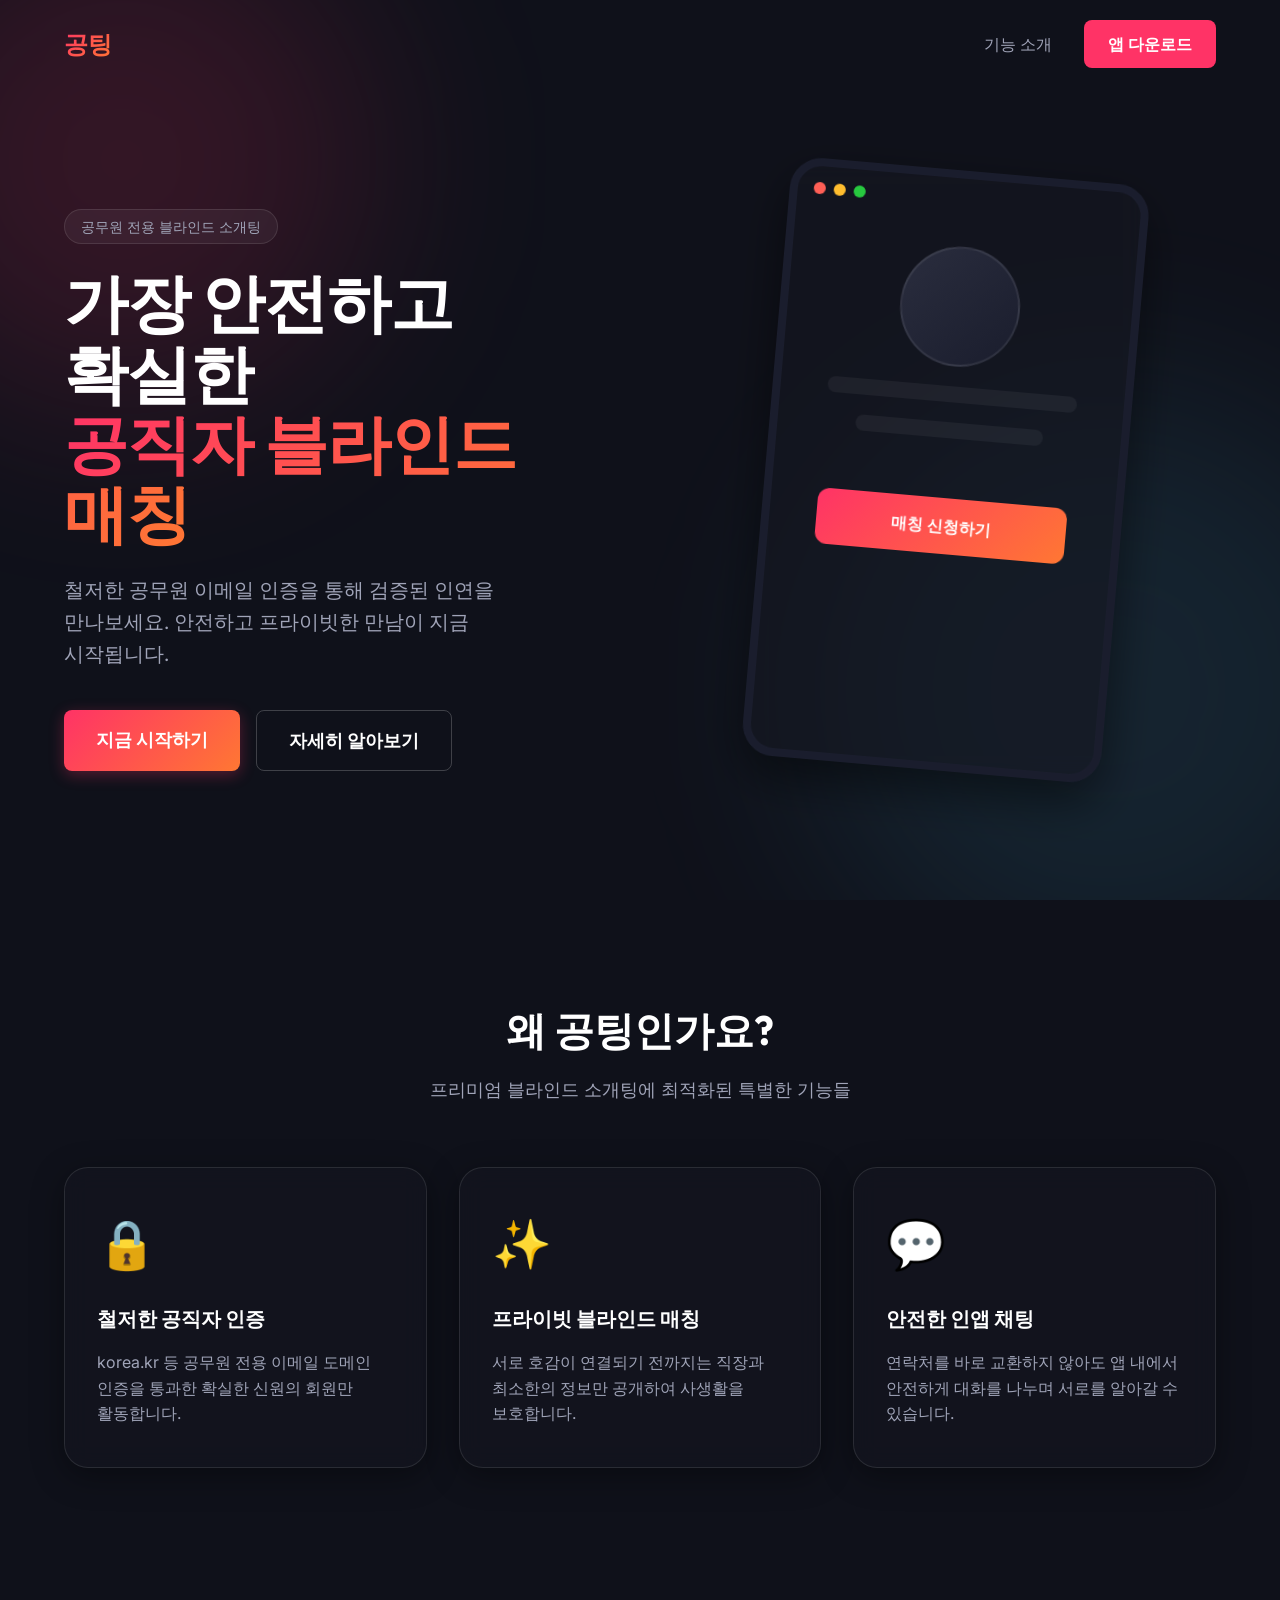
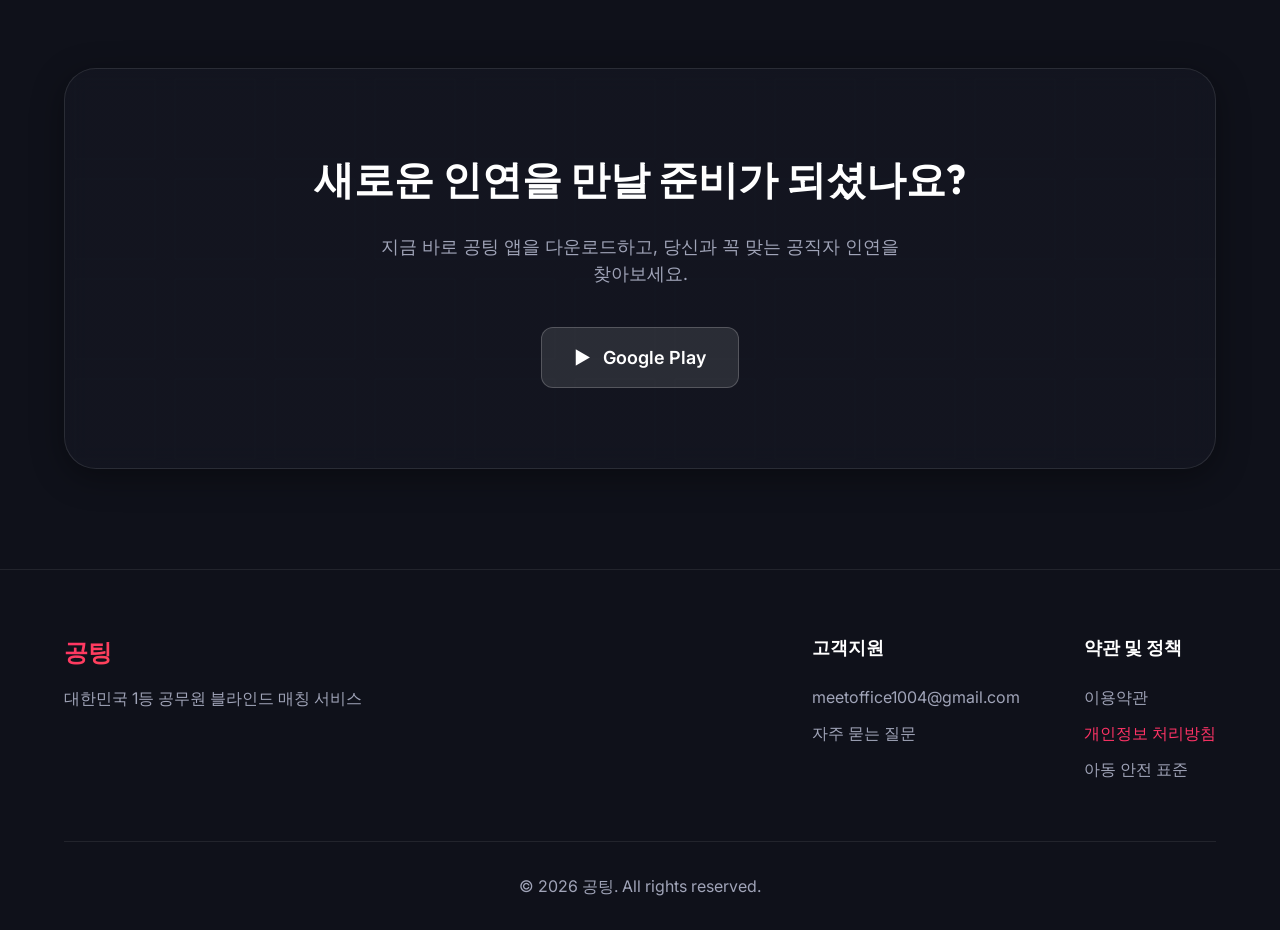
<file: index.html>
<!DOCTYPE html>
<html lang="ko">
<head>
    <meta charset="UTF-8">
    <meta name="viewport" content="width=device-width, initial-scale=1.0">
    <meta name="description" content="가장 안전하고 확실한 공직자 매칭 서비스, 공팅-블라인드 공무원 소개팅">
    <meta name="keywords" content="공무원 소개팅, 공무원 미팅, 블라인드 소개팅, 공직자 소개팅, 공직자 미팅, 공무원 전용 소개팅, 공팅, GongTing, Meet Office, 공무원 데이팅 앱">
    <meta name="author" content="공팅 Team">
    <meta name="robots" content="index, follow">
    <link rel="canonical" href="https://meetoffice.kr/">
    <meta name="naver-site-verification" content="4a8b9d771fb2cc7d858a84731762ead998cb9355" />
    <title>공팅-블라인드 공무원 소개팅</title>
    
    <!-- Open Graph / KakaoTalk & SNS Thumbnail -->
    <meta property="og:type" content="website">
    <meta property="og:url" content="https://meetoffice.kr/">
    <meta property="og:title" content="공팅-블라인드 공무원 소개팅">
    <meta property="og:description" content="korea.kr 등 공무원 전용 이메일 인증 통과! 안전하고 프라이빗한 공직자 전용 블라인드 매칭 서비스를 지금 바로 만나보세요.">
    <meta property="og:image" content="https://meetoffice.kr/images/og-image.png">
    <meta property="og:image:width" content="1200">
    <meta property="og:image:height" content="630">
    <meta property="og:site_name" content="공팅">

    <!-- Twitter Card -->
    <meta name="twitter:card" content="summary_large_image">
    <meta name="twitter:url" content="https://meetoffice.kr/">
    <meta name="twitter:title" content="공팅-블라인드 공무원 소개팅">
    <meta name="twitter:description" content="korea.kr 등 공무원 전용 이메일 인증 통과! 안전하고 프라이빗한 공직자 전용 블라인드 매칭 서비스를 지금 바로 만나보세요.">
    <meta name="twitter:image" content="https://meetoffice.kr/images/og-image.png">

    <!-- JSON-LD Structured Data (Naver & Google SEO) -->
    <script type="application/ld+json">
    {
      "@context": "https://schema.org",
      "@graph": [
        {
          "@type": "WebSite",
          "name": "공팅 - 블라인드 공무원 소개팅",
          "url": "https://meetoffice.kr/",
          "description": "가장 안전하고 확실한 공직자 매칭 서비스, 공팅-블라인드 공무원 소개팅"
        },
        {
          "@type": "SoftwareApplication",
          "name": "공팅 (GongTing)",
          "operatingSystem": "Android",
          "applicationCategory": "SocialNetworkingApplication",
          "offers": {
            "@type": "Offer",
            "price": "0",
            "priceCurrency": "KRW"
          },
          "description": "korea.kr 등 공무원 전용 이메일 인증 통과! 안전하고 프라이빗한 공직자 전용 블라인드 매칭 서비스",
          "url": "https://meetoffice.kr/"
        }
      ]
    }
    </script>

    <!-- Google Fonts: Inter & Outfit -->
    <link rel="preconnect" href="https://fonts.googleapis.com">
    <link rel="preconnect" href="https://fonts.gstatic.com" crossorigin>
    <link href="https://fonts.googleapis.com/css2?family=Inter:wght@300;400;500;600;700&family=Outfit:wght@400;600;800&display=swap" rel="stylesheet">
    <!-- Custom CSS -->
    <link rel="stylesheet" href="css/style.css">
</head>
<body>
    <!-- Header -->
    <header class="header">
        <div class="container header-content">
            <a href="/" class="logo">공팅</a>
            <nav class="nav">
                <a href="#features" class="nav-link">기능 소개</a>
                <a href="#download" class="btn btn-primary">앱 다운로드</a>
            </nav>
        </div>
    </header>

    <!-- Hero Section -->
    <section class="hero">
        <div class="glow-orb orb-1"></div>
        <div class="glow-orb orb-2"></div>
        <div class="container hero-container">
            <div class="hero-content">
                <span class="badge">공무원 전용 블라인드 소개팅</span>
                <h1 class="hero-title">가장 안전하고 확실한<br><span class="text-gradient">공직자 블라인드 매칭</span></h1>
                <p class="hero-subtitle">철저한 공무원 이메일 인증을 통해 검증된 인연을 만나보세요. 안전하고 프라이빗한 만남이 지금 시작됩니다.</p>
                <div class="hero-actions">
                    <a href="#download" class="btn btn-lg btn-gradient">지금 시작하기</a>
                    <a href="#features" class="btn btn-lg btn-outline">자세히 알아보기</a>
                </div>
            </div>
            <div class="hero-image-wrapper">
                <div class="glass-card mockup-card">
                    <div class="mockup-header">
                        <div class="mockup-dot red"></div>
                        <div class="mockup-dot yellow"></div>
                        <div class="mockup-dot green"></div>
                    </div>
                    <div class="mockup-body">
                        <div class="mockup-profile"></div>
                        <div class="mockup-line"></div>
                        <div class="mockup-line short"></div>
                        <div class="mockup-button">매칭 신청하기</div>
                    </div>
                </div>
            </div>
        </div>
    </section>

    <!-- Features Section -->
    <section id="features" class="features">
        <div class="container">
            <div class="section-header">
                <h2 class="section-title">왜 공팅인가요?</h2>
                <p class="section-subtitle">프리미엄 블라인드 소개팅에 최적화된 특별한 기능들</p>
            </div>
            <div class="features-grid">
                <!-- Feature 1 -->
                <div class="feature-card glass-card">
                    <div class="feature-icon">🔒</div>
                    <h3 class="feature-title">철저한 공직자 인증</h3>
                    <p class="feature-desc">korea.kr 등 공무원 전용 이메일 도메인 인증을 통과한 확실한 신원의 회원만 활동합니다.</p>
                </div>
                <!-- Feature 2 -->
                <div class="feature-card glass-card">
                    <div class="feature-icon">✨</div>
                    <h3 class="feature-title">프라이빗 블라인드 매칭</h3>
                    <p class="feature-desc">서로 호감이 연결되기 전까지는 직장과 최소한의 정보만 공개하여 사생활을 보호합니다.</p>
                </div>
                <!-- Feature 3 -->
                <div class="feature-card glass-card">
                    <div class="feature-icon">💬</div>
                    <h3 class="feature-title">안전한 인앱 채팅</h3>
                    <p class="feature-desc">연락처를 바로 교환하지 않아도 앱 내에서 안전하게 대화를 나누며 서로를 알아갈 수 있습니다.</p>
                </div>
            </div>
        </div>
    </section>

    <!-- Call to Action -->
    <section id="download" class="cta">
        <div class="container">
            <div class="cta-box glass-card">
                <h2 class="cta-title">새로운 인연을 만날 준비가 되셨나요?</h2>
                <p class="cta-desc">지금 바로 공팅 앱을 다운로드하고, 당신과 꼭 맞는 공직자 인연을 찾아보세요.</p>
                <div class="store-buttons">
                    <!-- <a href="#" class="store-btn" id="app-store-btn" onclick="alert('업로드 예정입니다.'); return false;">
                        <span>📱</span> App Store
                    </a> -->
                    <a href="https://play.google.com/store/apps/details?id=com.meetoffice.blindgov&pcampaignid=web_share" target="_blank" rel="noopener noreferrer" class="store-btn" id="google-play-btn">
                        <span>▶️</span> Google Play
                    </a>
                </div>
            </div>
        </div>
    </section>

    <!-- Footer -->
    <footer class="footer">
        <div class="container">
            <div class="footer-top">
                <div class="footer-brand">
                    <a href="/" class="logo">공팅</a>
                    <p class="footer-desc">대한민국 1등 공무원 블라인드 매칭 서비스</p>
                </div>
                <div class="footer-links">
                    <div class="link-group">
                        <h4>고객지원</h4>
                        <a href="mailto:meetoffice1004@gmail.com">meetoffice1004@gmail.com</a>
                        <a href="/faq.html">자주 묻는 질문</a>
                    </div>
                    <div class="link-group">
                        <h4>약관 및 정책</h4>
                        <a href="/terms.html">이용약관</a>
                        <a href="/privacy.html" class="highlight-link">개인정보 처리방침</a>
                        <a href="/safety.html">아동 안전 표준</a>
                    </div>
                </div>
            </div>
            <div class="footer-bottom">
                <p>&copy; 2026 공팅. All rights reserved.</p>
            </div>
        </div>
    </footer>

    <script src="js/main.js"></script>
</body>
</html>
</file>
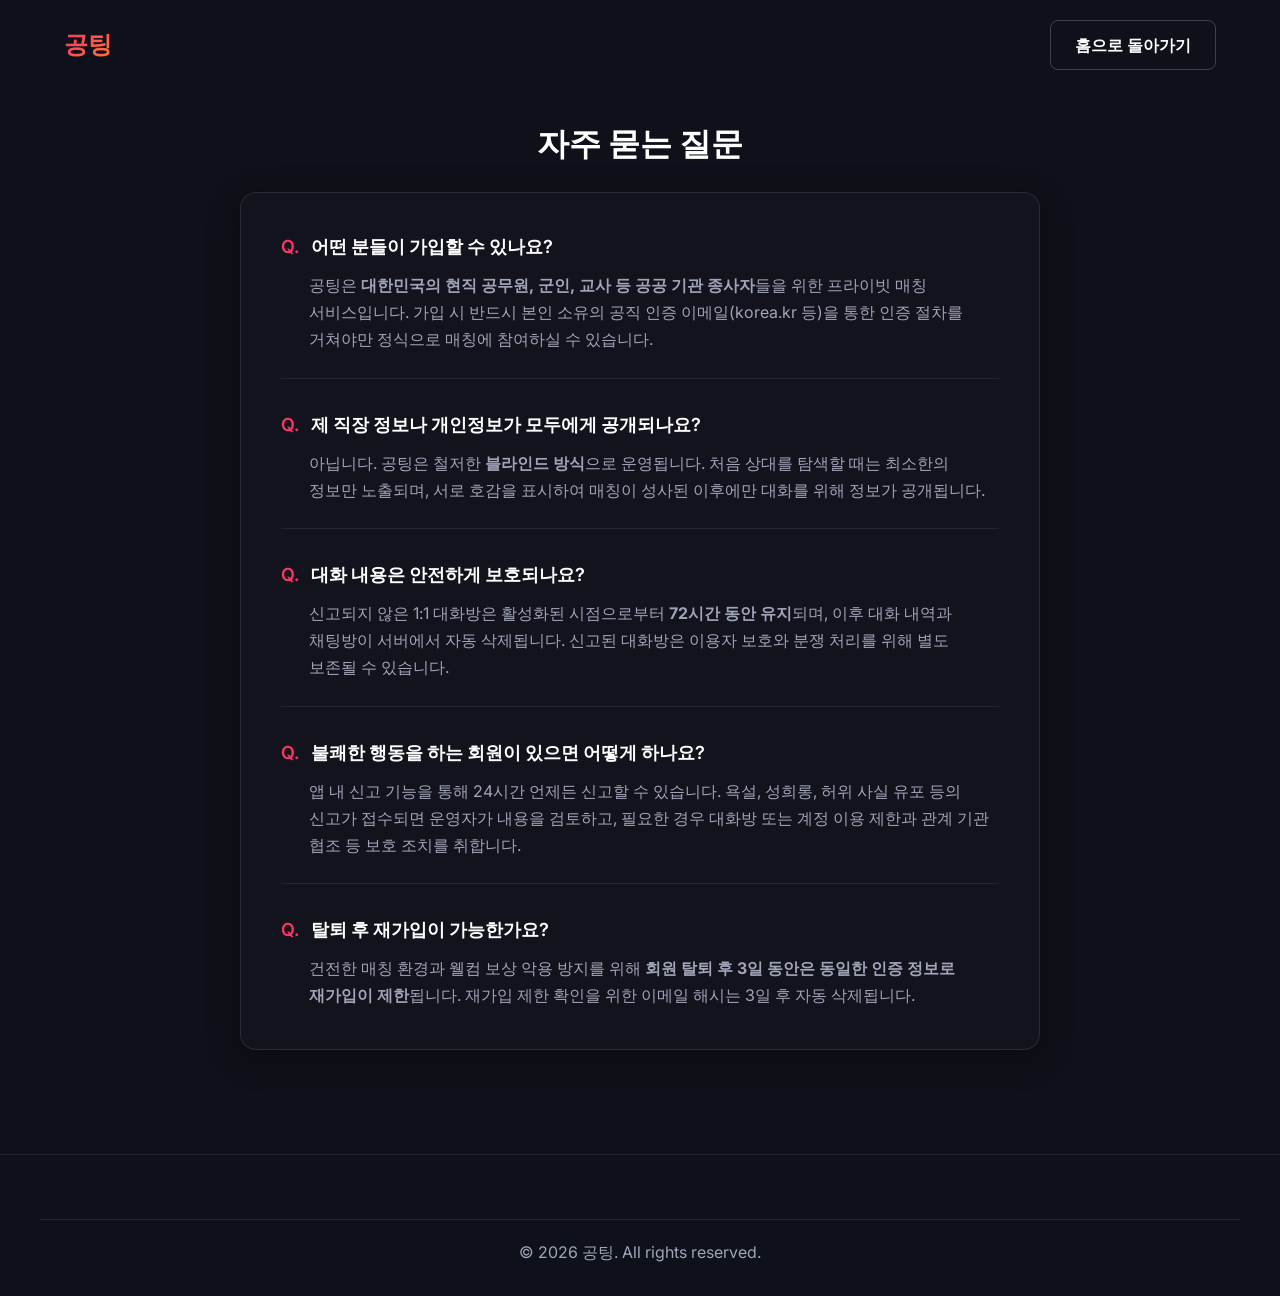
<file: faq.html>
<!DOCTYPE html>
<html lang="ko">
<head>
    <meta charset="UTF-8">
    <meta name="viewport" content="width=device-width, initial-scale=1.0">
    <meta name="naver-site-verification" content="4a8b9d771fb2cc7d858a84731762ead998cb9355" />
    <title>자주 묻는 질문(FAQ) - 공팅-블라인드 공무원 소개팅</title>
    
    <!-- Open Graph / KakaoTalk & SNS Thumbnail -->
    <meta property="og:type" content="website">
    <meta property="og:url" content="https://meetoffice.kr/faq.html">
    <meta property="og:title" content="자주 묻는 질문(FAQ) - 공팅">
    <meta property="og:description" content="korea.kr 등 공무원 전용 이메일 인증 통과! 안전하고 프라이빗한 공직자 전용 블라인드 매칭 서비스를 지금 바로 만나보세요.">
    <meta property="og:image" content="https://meetoffice.kr/images/og-image.png">
    <meta property="og:image:width" content="1200">
    <meta property="og:image:height" content="630">
    <meta property="og:site_name" content="공팅">

    <link rel="preconnect" href="https://fonts.googleapis.com">
    <link rel="preconnect" href="https://fonts.gstatic.com" crossorigin>
    <link href="https://fonts.googleapis.com/css2?family=Inter:wght@300;400;500;600;700&display=swap" rel="stylesheet">
    <link rel="stylesheet" href="css/style.css">
    <style>
        .page-content { padding: 120px 0 80px; max-width: 800px; margin: 0 auto; }
        .page-card { padding: 40px; border-radius: 16px; margin-bottom: 24px; }
        .page-content h1 { font-size: 2rem; margin-bottom: 24px; color: var(--text-primary); text-align: center; }
        .faq-item { margin-bottom: 32px; border-bottom: 1px solid var(--border-color); padding-bottom: 24px; }
        .faq-item:last-child { margin-bottom: 0; border-bottom: none; padding-bottom: 0; }
        .faq-q { font-size: 1.125rem; font-weight: 600; color: var(--text-primary); margin-bottom: 12px; display: flex; gap: 12px; }
        .faq-q span { color: var(--primary-color); }
        .faq-a { font-size: 1rem; line-height: 1.7; color: var(--text-secondary); padding-left: 28px; }
    </style>
</head>
<body>
    <header class="header">
        <div class="container header-content">
            <a href="/" class="logo">공팅</a>
            <nav class="nav">
                <a href="/" class="btn btn-outline">홈으로 돌아가기</a>
            </nav>
        </div>
    </header>

    <main class="container page-content">
        <h1>자주 묻는 질문</h1>
        
        <div class="glass-card page-card">
            <div class="faq-item">
                <div class="faq-q"><span>Q.</span> 어떤 분들이 가입할 수 있나요?</div>
                <div class="faq-a">
                    공팅은 <strong>대한민국의 현직 공무원, 군인, 교사 등 공공 기관 종사자</strong>들을 위한 프라이빗 매칭 서비스입니다. 가입 시 반드시 본인 소유의 공직 인증 이메일(korea.kr 등)을 통한 인증 절차를 거쳐야만 정식으로 매칭에 참여하실 수 있습니다.
                </div>
            </div>

            <div class="faq-item">
                <div class="faq-q"><span>Q.</span> 제 직장 정보나 개인정보가 모두에게 공개되나요?</div>
                <div class="faq-a">
                    아닙니다. 공팅은 철저한 <strong>블라인드 방식</strong>으로 운영됩니다. 처음 상대를 탐색할 때는 최소한의 정보만 노출되며, 서로 호감을 표시하여 매칭이 성사된 이후에만 대화를 위해 정보가 공개됩니다.
                </div>
            </div>

            <div class="faq-item">
                <div class="faq-q"><span>Q.</span> 대화 내용은 안전하게 보호되나요?</div>
                <div class="faq-a">
                    신고되지 않은 1:1 대화방은 활성화된 시점으로부터 <strong>72시간 동안 유지</strong>되며, 이후 대화 내역과 채팅방이 서버에서 자동 삭제됩니다. 신고된 대화방은 이용자 보호와 분쟁 처리를 위해 별도 보존될 수 있습니다.
                </div>
            </div>

            <div class="faq-item">
                <div class="faq-q"><span>Q.</span> 불쾌한 행동을 하는 회원이 있으면 어떻게 하나요?</div>
                <div class="faq-a">
                    앱 내 신고 기능을 통해 24시간 언제든 신고할 수 있습니다. 욕설, 성희롱, 허위 사실 유포 등의 신고가 접수되면 운영자가 내용을 검토하고, 필요한 경우 대화방 또는 계정 이용 제한과 관계 기관 협조 등 보호 조치를 취합니다.
                </div>
            </div>

            <div class="faq-item">
                <div class="faq-q"><span>Q.</span> 탈퇴 후 재가입이 가능한가요?</div>
                <div class="faq-a">
                    건전한 매칭 환경과 웰컴 보상 악용 방지를 위해 <strong>회원 탈퇴 후 3일 동안은 동일한 인증 정보로 재가입이 제한</strong>됩니다. 재가입 제한 확인을 위한 이메일 해시는 3일 후 자동 삭제됩니다.
                </div>
            </div>
        </div>
    </main>

    <footer class="footer">
        <div class="container" style="text-align: center; border-top: 1px solid var(--border-color); padding-top: 20px;">
            <p style="color: var(--text-secondary);">&copy; 2026 공팅. All rights reserved.</p>
        </div>
    </footer>
</body>
</html>
</file>
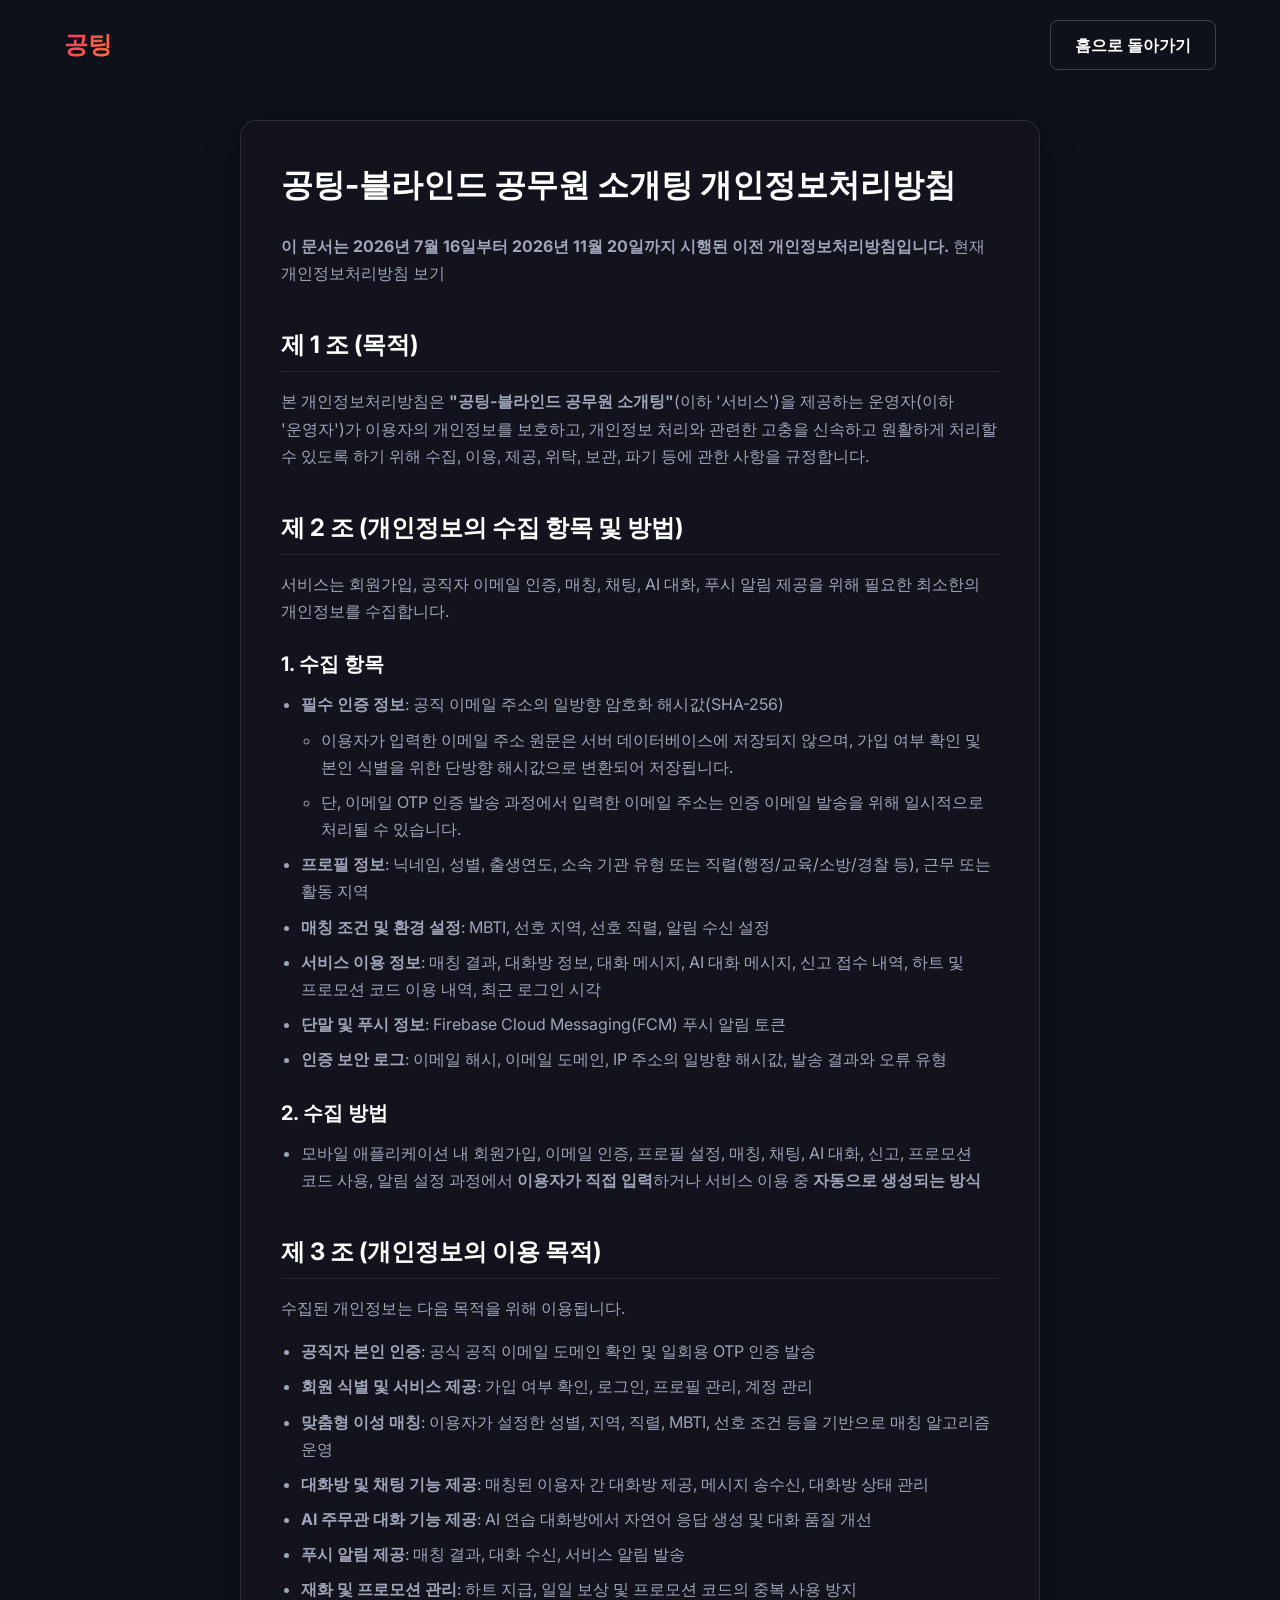
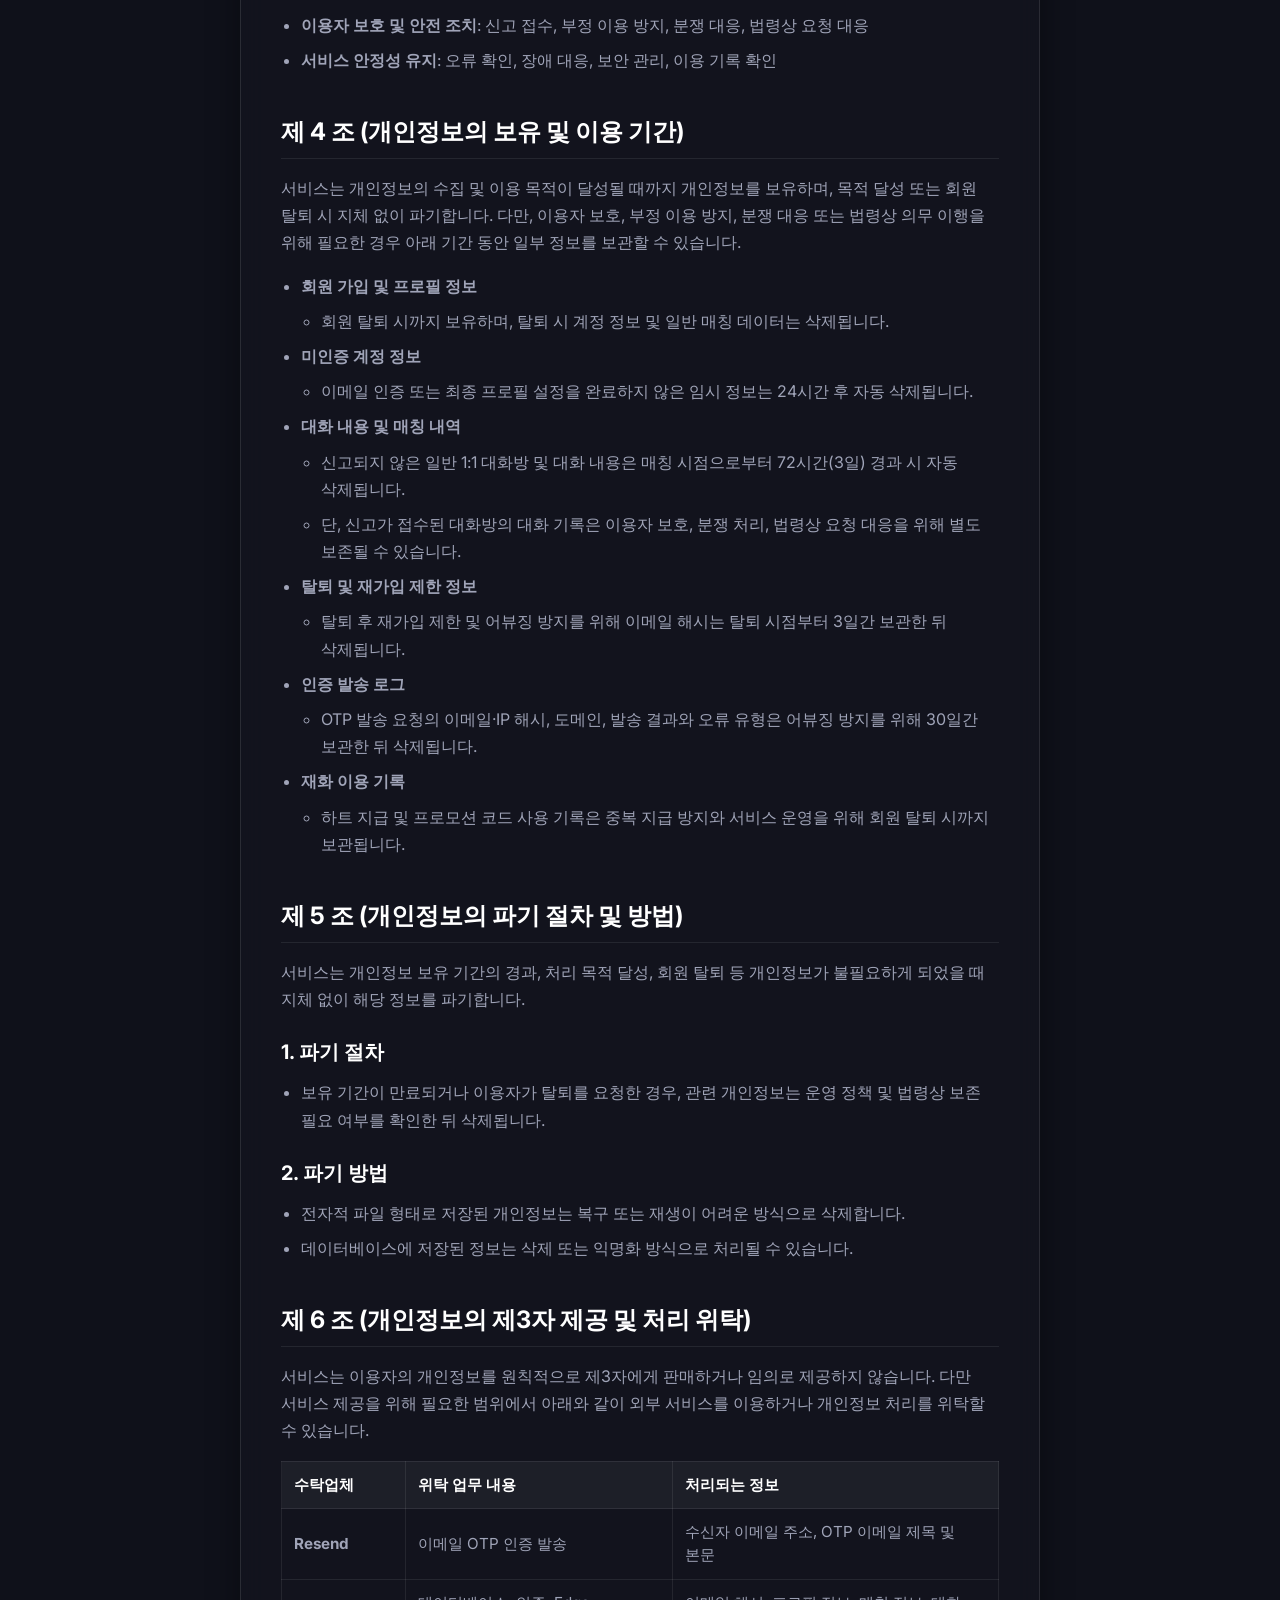
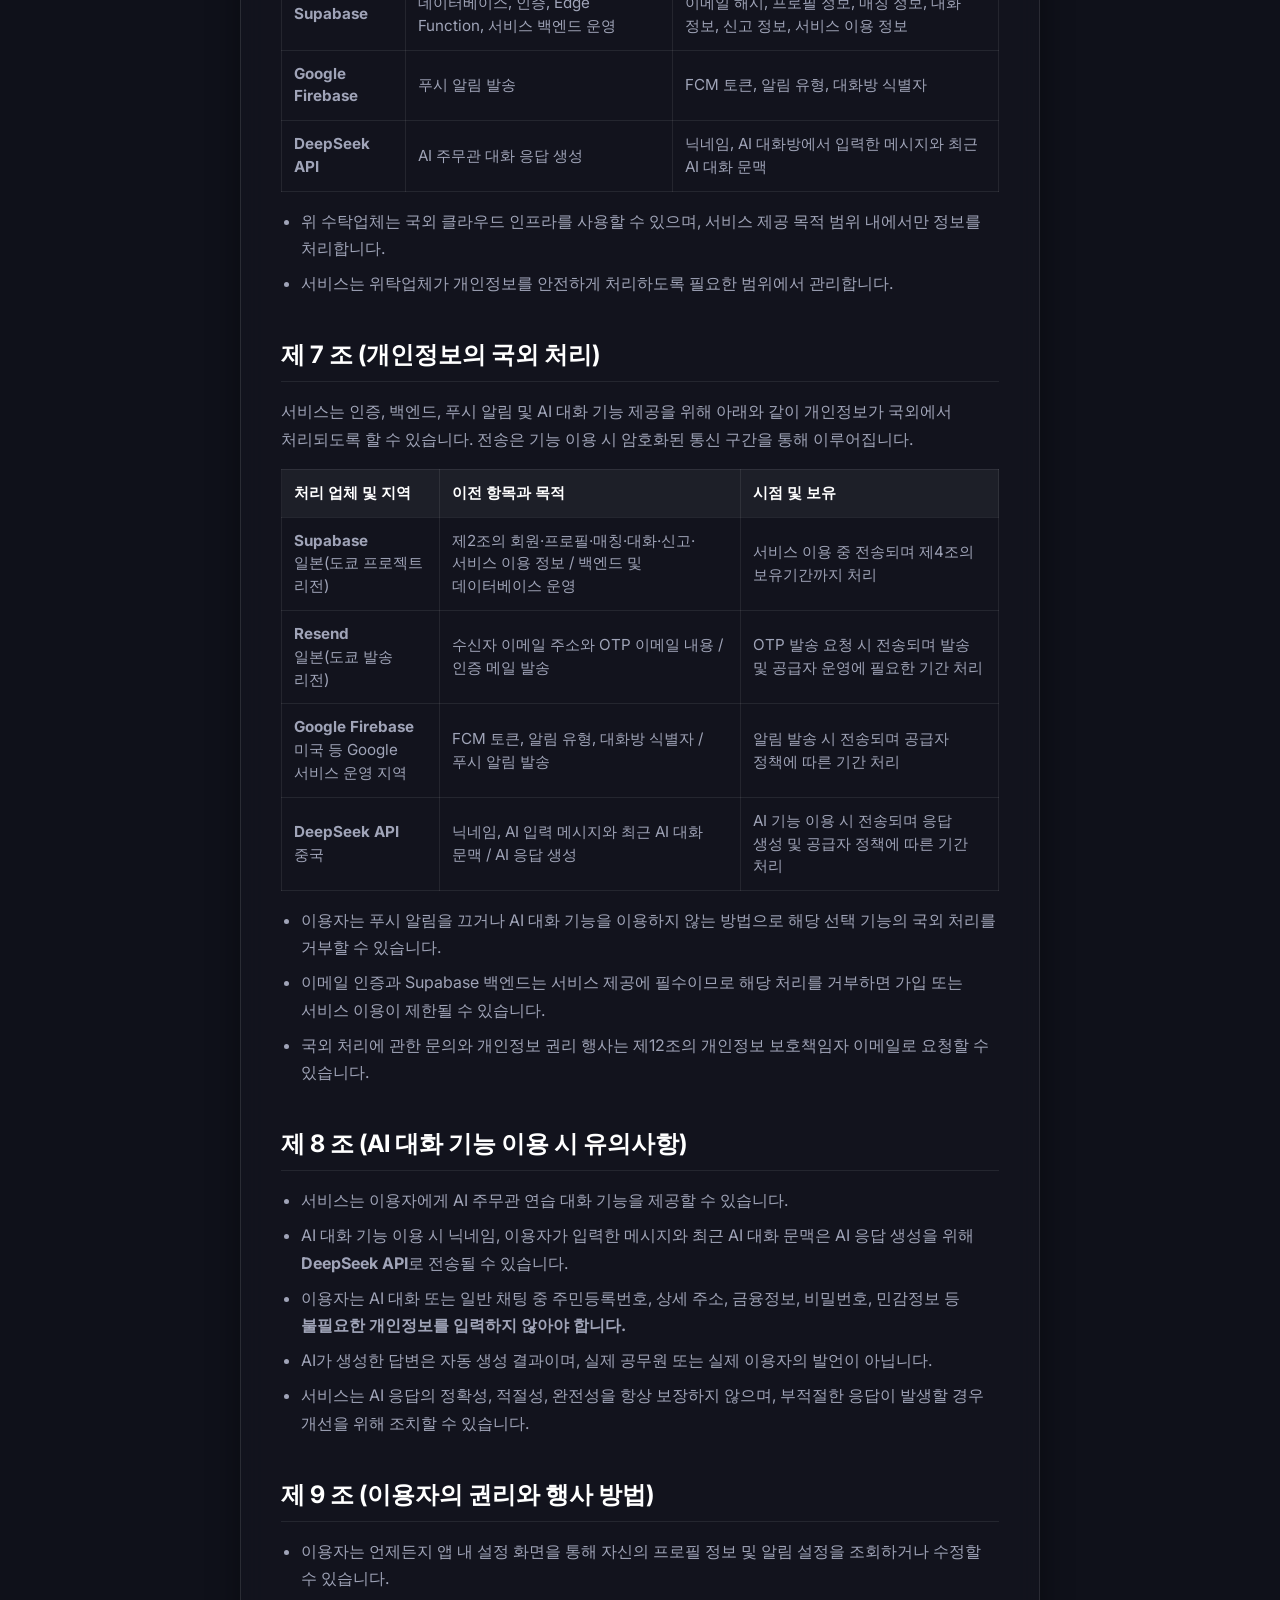
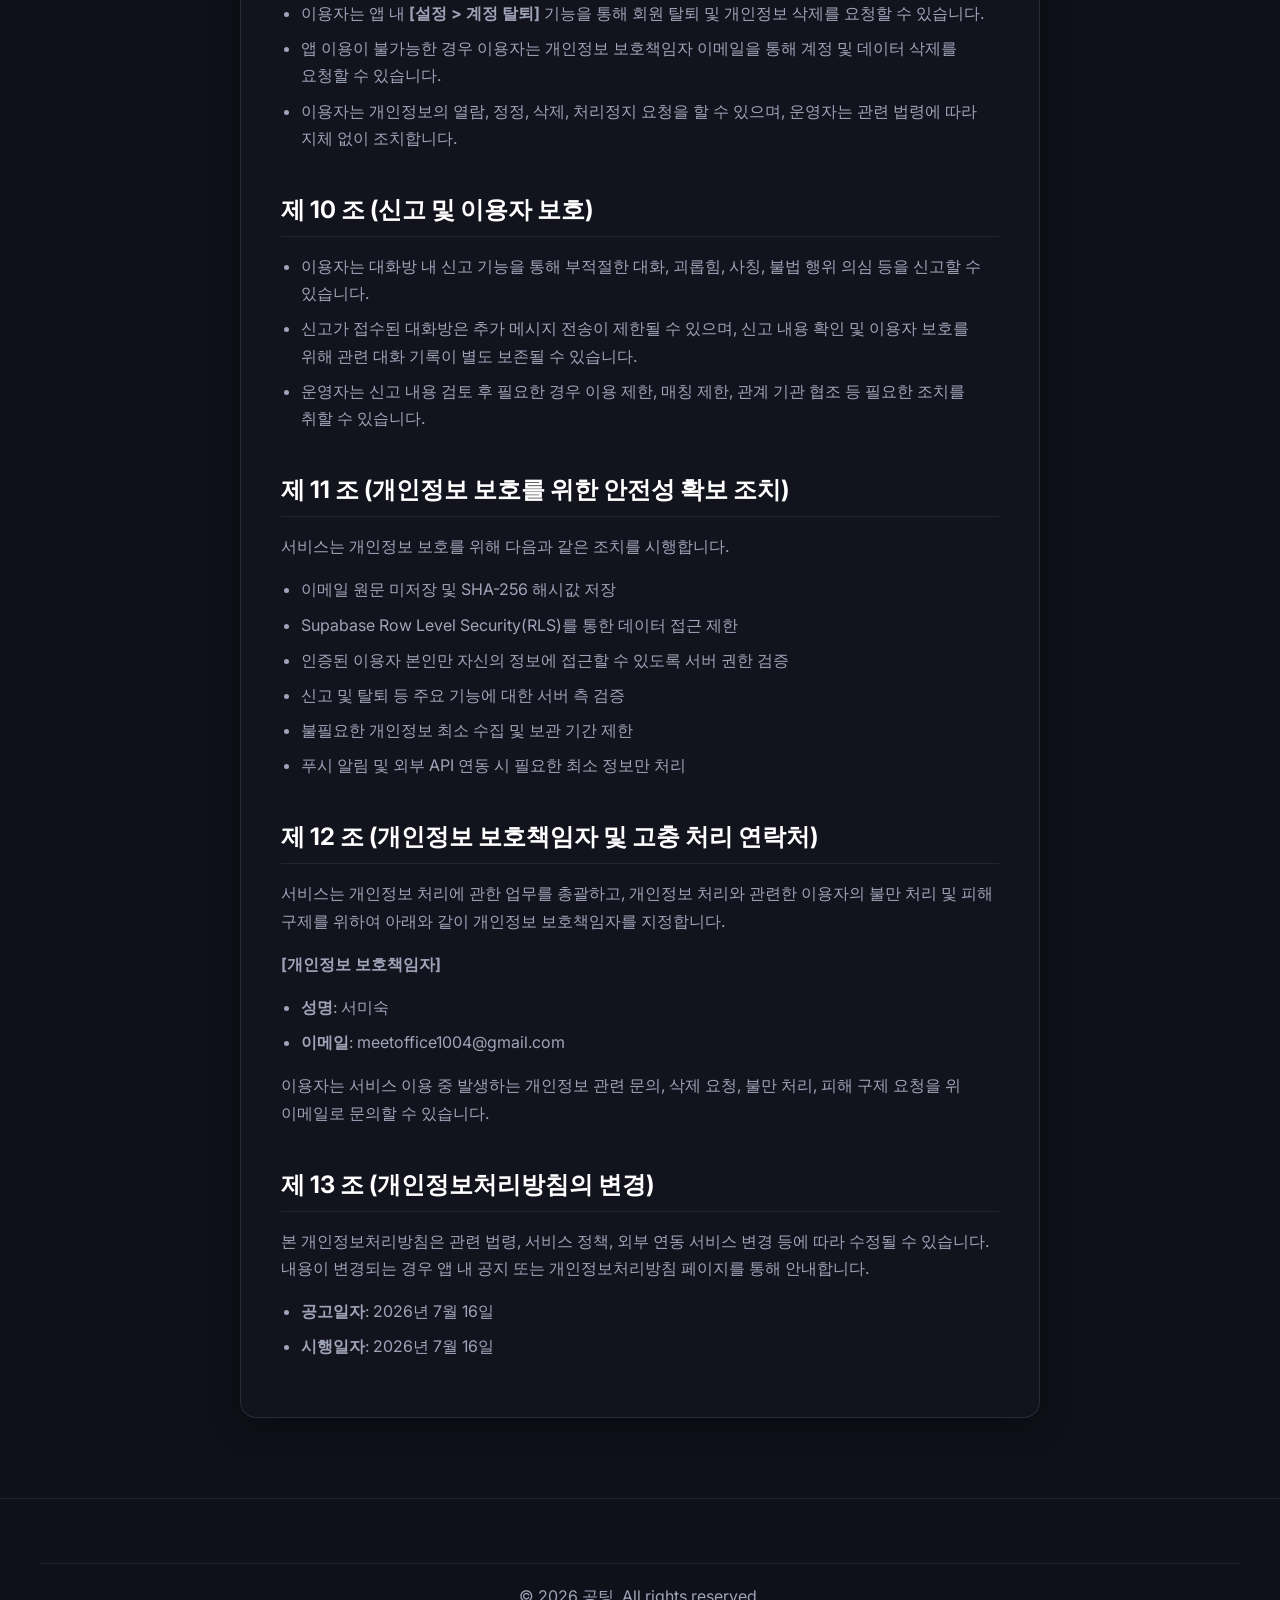
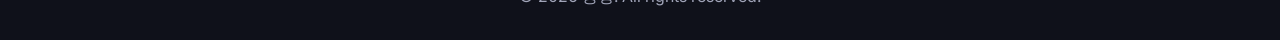
<file: privacy-20260716.html>
<!DOCTYPE html>
<html lang="ko">
<head>
    <meta charset="UTF-8">
    <meta name="viewport" content="width=device-width, initial-scale=1.0">
    <meta name="naver-site-verification" content="4a8b9d771fb2cc7d858a84731762ead998cb9355" />
    <title>이전 개인정보 처리방침(2026년 7월 16일 시행) - 공팅</title>
    <meta name="robots" content="noindex">
    
    <!-- Open Graph / KakaoTalk & SNS Thumbnail -->
    <meta property="og:type" content="website">
    <meta property="og:url" content="https://meetoffice.kr/privacy.html">
    <meta property="og:title" content="개인정보 처리방침 - 공팅">
    <meta property="og:description" content="korea.kr 등 공무원 전용 이메일 인증 통과! 안전하고 프라이빗한 공직자 전용 블라인드 매칭 서비스를 지금 바로 만나보세요.">
    <meta property="og:image" content="https://meetoffice.kr/images/og-image.png">
    <meta property="og:image:width" content="1200">
    <meta property="og:image:height" content="630">
    <meta property="og:site_name" content="공팅">

    <!-- Google Fonts: Inter & Outfit -->
    <link rel="preconnect" href="https://fonts.googleapis.com">
    <link rel="preconnect" href="https://fonts.gstatic.com" crossorigin>
    <link href="https://fonts.googleapis.com/css2?family=Inter:wght@300;400;500;600;700&display=swap" rel="stylesheet">
    <!-- Custom CSS -->
    <link rel="stylesheet" href="css/style.css">
    <style>
        .privacy-content {
            padding: 120px 0 80px;
            max-width: 800px;
            margin: 0 auto;
        }
        .privacy-card {
            padding: 40px;
            border-radius: 16px;
        }
        .privacy-content h1 {
            font-size: 2rem;
            margin-bottom: 24px;
            color: var(--text-primary);
        }
        .privacy-content h2 {
            font-size: 1.5rem;
            margin-top: 40px;
            margin-bottom: 16px;
            color: var(--text-primary);
            border-bottom: 1px solid var(--border-color);
            padding-bottom: 8px;
        }
        .privacy-content h3 {
            font-size: 1.25rem;
            margin-top: 24px;
            margin-bottom: 12px;
            color: var(--text-primary);
        }
        .privacy-content p, .privacy-content ul, .privacy-content li {
            font-size: 1rem;
            line-height: 1.7;
            color: var(--text-secondary);
            margin-bottom: 16px;
        }
        .privacy-content ul {
            padding-left: 20px;
        }
        .privacy-content li {
            margin-bottom: 8px;
        }
        .privacy-content li ul {
            margin-top: 8px;
            margin-bottom: 0;
        }
        .privacy-content hr {
            border: 0;
            border-top: 1px solid var(--border-color);
            margin: 40px 0;
        }
        table {
            width: 100%;
            border-collapse: collapse;
            margin-bottom: 16px;
            color: var(--text-secondary);
            font-size: 0.95rem;
        }
        th, td {
            border: 1px solid var(--border-color);
            padding: 12px;
            text-align: left;
        }
        th {
            background-color: rgba(255, 255, 255, 0.05);
            color: var(--text-primary);
        }
    </style>
</head>
<body>
    <!-- Header -->
    <header class="header">
        <div class="container header-content">
            <a href="/" class="logo">공팅</a>
            <nav class="nav">
                <a href="/" class="btn btn-outline">홈으로 돌아가기</a>
            </nav>
        </div>
    </header>

    <main class="container privacy-content">
        <div class="glass-card privacy-card">
            <h1>공팅-블라인드 공무원 소개팅 개인정보처리방침</h1>
            <p><strong>이 문서는 2026년 7월 16일부터 2026년 11월 20일까지 시행된 이전 개인정보처리방침입니다.</strong> <a href="privacy.html">현재 개인정보처리방침 보기</a></p>

            <h2>제 1 조 (목적)</h2>
            <p>본 개인정보처리방침은 <strong>"공팅-블라인드 공무원 소개팅"</strong>(이하 '서비스')을 제공하는 운영자(이하 '운영자')가 이용자의 개인정보를 보호하고, 개인정보 처리와 관련한 고충을 신속하고 원활하게 처리할 수 있도록 하기 위해 수집, 이용, 제공, 위탁, 보관, 파기 등에 관한 사항을 규정합니다.</p>

            <h2>제 2 조 (개인정보의 수집 항목 및 방법)</h2>
            <p>서비스는 회원가입, 공직자 이메일 인증, 매칭, 채팅, AI 대화, 푸시 알림 제공을 위해 필요한 최소한의 개인정보를 수집합니다.</p>
            
            <h3>1. 수집 항목</h3>
            <ul>
                <li><strong>필수 인증 정보</strong>: 공직 이메일 주소의 일방향 암호화 해시값(SHA-256)
                    <ul>
                        <li>이용자가 입력한 이메일 주소 원문은 서버 데이터베이스에 저장되지 않으며, 가입 여부 확인 및 본인 식별을 위한 단방향 해시값으로 변환되어 저장됩니다.</li>
                        <li>단, 이메일 OTP 인증 발송 과정에서 입력한 이메일 주소는 인증 이메일 발송을 위해 일시적으로 처리될 수 있습니다.</li>
                    </ul>
                </li>
                <li><strong>프로필 정보</strong>: 닉네임, 성별, 출생연도, 소속 기관 유형 또는 직렬(행정/교육/소방/경찰 등), 근무 또는 활동 지역</li>
                <li><strong>매칭 조건 및 환경 설정</strong>: MBTI, 선호 지역, 선호 직렬, 알림 수신 설정</li>
                <li><strong>서비스 이용 정보</strong>: 매칭 결과, 대화방 정보, 대화 메시지, AI 대화 메시지, 신고 접수 내역, 하트 및 프로모션 코드 이용 내역, 최근 로그인 시각</li>
                <li><strong>단말 및 푸시 정보</strong>: Firebase Cloud Messaging(FCM) 푸시 알림 토큰</li>
                <li><strong>인증 보안 로그</strong>: 이메일 해시, 이메일 도메인, IP 주소의 일방향 해시값, 발송 결과와 오류 유형</li>
            </ul>

            <h3>2. 수집 방법</h3>
            <ul>
                <li>모바일 애플리케이션 내 회원가입, 이메일 인증, 프로필 설정, 매칭, 채팅, AI 대화, 신고, 프로모션 코드 사용, 알림 설정 과정에서 <strong>이용자가 직접 입력</strong>하거나 서비스 이용 중 <strong>자동으로 생성되는 방식</strong></li>
            </ul>

            <h2>제 3 조 (개인정보의 이용 목적)</h2>
            <p>수집된 개인정보는 다음 목적을 위해 이용됩니다.</p>
            <ul>
                <li><strong>공직자 본인 인증</strong>: 공식 공직 이메일 도메인 확인 및 일회용 OTP 인증 발송</li>
                <li><strong>회원 식별 및 서비스 제공</strong>: 가입 여부 확인, 로그인, 프로필 관리, 계정 관리</li>
                <li><strong>맞춤형 이성 매칭</strong>: 이용자가 설정한 성별, 지역, 직렬, MBTI, 선호 조건 등을 기반으로 매칭 알고리즘 운영</li>
                <li><strong>대화방 및 채팅 기능 제공</strong>: 매칭된 이용자 간 대화방 제공, 메시지 송수신, 대화방 상태 관리</li>
                <li><strong>AI 주무관 대화 기능 제공</strong>: AI 연습 대화방에서 자연어 응답 생성 및 대화 품질 개선</li>
                <li><strong>푸시 알림 제공</strong>: 매칭 결과, 대화 수신, 서비스 알림 발송</li>
                <li><strong>재화 및 프로모션 관리</strong>: 하트 지급, 일일 보상 및 프로모션 코드의 중복 사용 방지</li>
                <li><strong>이용자 보호 및 안전 조치</strong>: 신고 접수, 부정 이용 방지, 분쟁 대응, 법령상 요청 대응</li>
                <li><strong>서비스 안정성 유지</strong>: 오류 확인, 장애 대응, 보안 관리, 이용 기록 확인</li>
            </ul>

            <h2>제 4 조 (개인정보의 보유 및 이용 기간)</h2>
            <p>서비스는 개인정보의 수집 및 이용 목적이 달성될 때까지 개인정보를 보유하며, 목적 달성 또는 회원 탈퇴 시 지체 없이 파기합니다. 다만, 이용자 보호, 부정 이용 방지, 분쟁 대응 또는 법령상 의무 이행을 위해 필요한 경우 아래 기간 동안 일부 정보를 보관할 수 있습니다.</p>
            <ul>
                <li><strong>회원 가입 및 프로필 정보</strong>
                    <ul><li>회원 탈퇴 시까지 보유하며, 탈퇴 시 계정 정보 및 일반 매칭 데이터는 삭제됩니다.</li></ul>
                </li>
                <li><strong>미인증 계정 정보</strong>
                    <ul><li>이메일 인증 또는 최종 프로필 설정을 완료하지 않은 임시 정보는 24시간 후 자동 삭제됩니다.</li></ul>
                </li>
                <li><strong>대화 내용 및 매칭 내역</strong>
                    <ul>
                        <li>신고되지 않은 일반 1:1 대화방 및 대화 내용은 매칭 시점으로부터 72시간(3일) 경과 시 자동 삭제됩니다.</li>
                        <li>단, 신고가 접수된 대화방의 대화 기록은 이용자 보호, 분쟁 처리, 법령상 요청 대응을 위해 별도 보존될 수 있습니다.</li>
                    </ul>
                </li>
                <li><strong>탈퇴 및 재가입 제한 정보</strong>
                    <ul><li>탈퇴 후 재가입 제한 및 어뷰징 방지를 위해 이메일 해시는 탈퇴 시점부터 3일간 보관한 뒤 삭제됩니다.</li></ul>
                </li>
                <li><strong>인증 발송 로그</strong>
                    <ul><li>OTP 발송 요청의 이메일·IP 해시, 도메인, 발송 결과와 오류 유형은 어뷰징 방지를 위해 30일간 보관한 뒤 삭제됩니다.</li></ul>
                </li>
                <li><strong>재화 이용 기록</strong>
                    <ul><li>하트 지급 및 프로모션 코드 사용 기록은 중복 지급 방지와 서비스 운영을 위해 회원 탈퇴 시까지 보관됩니다.</li></ul>
                </li>
            </ul>

            <h2>제 5 조 (개인정보의 파기 절차 및 방법)</h2>
            <p>서비스는 개인정보 보유 기간의 경과, 처리 목적 달성, 회원 탈퇴 등 개인정보가 불필요하게 되었을 때 지체 없이 해당 정보를 파기합니다.</p>
            
            <h3>1. 파기 절차</h3>
            <ul><li>보유 기간이 만료되거나 이용자가 탈퇴를 요청한 경우, 관련 개인정보는 운영 정책 및 법령상 보존 필요 여부를 확인한 뒤 삭제됩니다.</li></ul>

            <h3>2. 파기 방법</h3>
            <ul>
                <li>전자적 파일 형태로 저장된 개인정보는 복구 또는 재생이 어려운 방식으로 삭제합니다.</li>
                <li>데이터베이스에 저장된 정보는 삭제 또는 익명화 방식으로 처리될 수 있습니다.</li>
            </ul>

            <h2>제 6 조 (개인정보의 제3자 제공 및 처리 위탁)</h2>
            <p>서비스는 이용자의 개인정보를 원칙적으로 제3자에게 판매하거나 임의로 제공하지 않습니다. 다만 서비스 제공을 위해 필요한 범위에서 아래와 같이 외부 서비스를 이용하거나 개인정보 처리를 위탁할 수 있습니다.</p>
            
            <table>
                <thead>
                    <tr>
                        <th>수탁업체</th>
                        <th>위탁 업무 내용</th>
                        <th>처리되는 정보</th>
                    </tr>
                </thead>
                <tbody>
                    <tr>
                        <td><strong>Resend</strong></td>
                        <td>이메일 OTP 인증 발송</td>
                        <td>수신자 이메일 주소, OTP 이메일 제목 및 본문</td>
                    </tr>
                    <tr>
                        <td><strong>Supabase</strong></td>
                        <td>데이터베이스, 인증, Edge Function, 서비스 백엔드 운영</td>
                        <td>이메일 해시, 프로필 정보, 매칭 정보, 대화 정보, 신고 정보, 서비스 이용 정보</td>
                    </tr>
                    <tr>
                        <td><strong>Google Firebase</strong></td>
                        <td>푸시 알림 발송</td>
                        <td>FCM 토큰, 알림 유형, 대화방 식별자</td>
                    </tr>
                    <tr>
                        <td><strong>DeepSeek API</strong></td>
                        <td>AI 주무관 대화 응답 생성</td>
                        <td>닉네임, AI 대화방에서 입력한 메시지와 최근 AI 대화 문맥</td>
                    </tr>
                </tbody>
            </table>
            <ul>
                <li>위 수탁업체는 국외 클라우드 인프라를 사용할 수 있으며, 서비스 제공 목적 범위 내에서만 정보를 처리합니다.</li>
                <li>서비스는 위탁업체가 개인정보를 안전하게 처리하도록 필요한 범위에서 관리합니다.</li>
            </ul>

            <h2>제 7 조 (개인정보의 국외 처리)</h2>
            <p>서비스는 인증, 백엔드, 푸시 알림 및 AI 대화 기능 제공을 위해 아래와 같이 개인정보가 국외에서 처리되도록 할 수 있습니다. 전송은 기능 이용 시 암호화된 통신 구간을 통해 이루어집니다.</p>
            <table>
                <thead>
                    <tr>
                        <th>처리 업체 및 지역</th>
                        <th>이전 항목과 목적</th>
                        <th>시점 및 보유</th>
                    </tr>
                </thead>
                <tbody>
                    <tr>
                        <td><strong>Supabase</strong><br>일본(도쿄 프로젝트 리전)</td>
                        <td>제2조의 회원·프로필·매칭·대화·신고·서비스 이용 정보 / 백엔드 및 데이터베이스 운영</td>
                        <td>서비스 이용 중 전송되며 제4조의 보유기간까지 처리</td>
                    </tr>
                    <tr>
                        <td><strong>Resend</strong><br>일본(도쿄 발송 리전)</td>
                        <td>수신자 이메일 주소와 OTP 이메일 내용 / 인증 메일 발송</td>
                        <td>OTP 발송 요청 시 전송되며 발송 및 공급자 운영에 필요한 기간 처리</td>
                    </tr>
                    <tr>
                        <td><strong>Google Firebase</strong><br>미국 등 Google 서비스 운영 지역</td>
                        <td>FCM 토큰, 알림 유형, 대화방 식별자 / 푸시 알림 발송</td>
                        <td>알림 발송 시 전송되며 공급자 정책에 따른 기간 처리</td>
                    </tr>
                    <tr>
                        <td><strong>DeepSeek API</strong><br>중국</td>
                        <td>닉네임, AI 입력 메시지와 최근 AI 대화 문맥 / AI 응답 생성</td>
                        <td>AI 기능 이용 시 전송되며 응답 생성 및 공급자 정책에 따른 기간 처리</td>
                    </tr>
                </tbody>
            </table>
            <ul>
                <li>이용자는 푸시 알림을 끄거나 AI 대화 기능을 이용하지 않는 방법으로 해당 선택 기능의 국외 처리를 거부할 수 있습니다.</li>
                <li>이메일 인증과 Supabase 백엔드는 서비스 제공에 필수이므로 해당 처리를 거부하면 가입 또는 서비스 이용이 제한될 수 있습니다.</li>
                <li>국외 처리에 관한 문의와 개인정보 권리 행사는 제12조의 개인정보 보호책임자 이메일로 요청할 수 있습니다.</li>
            </ul>

            <h2>제 8 조 (AI 대화 기능 이용 시 유의사항)</h2>
            <ul>
                <li>서비스는 이용자에게 AI 주무관 연습 대화 기능을 제공할 수 있습니다.</li>
                <li>AI 대화 기능 이용 시 닉네임, 이용자가 입력한 메시지와 최근 AI 대화 문맥은 AI 응답 생성을 위해 <strong>DeepSeek API</strong>로 전송될 수 있습니다.</li>
                <li>이용자는 AI 대화 또는 일반 채팅 중 주민등록번호, 상세 주소, 금융정보, 비밀번호, 민감정보 등 <strong>불필요한 개인정보를 입력하지 않아야 합니다.</strong></li>
                <li>AI가 생성한 답변은 자동 생성 결과이며, 실제 공무원 또는 실제 이용자의 발언이 아닙니다.</li>
                <li>서비스는 AI 응답의 정확성, 적절성, 완전성을 항상 보장하지 않으며, 부적절한 응답이 발생할 경우 개선을 위해 조치할 수 있습니다.</li>
            </ul>

            <h2>제 9 조 (이용자의 권리와 행사 방법)</h2>
            <ul>
                <li>이용자는 언제든지 앱 내 설정 화면을 통해 자신의 프로필 정보 및 알림 설정을 조회하거나 수정할 수 있습니다.</li>
                <li>이용자는 앱 내 <strong>[설정 > 계정 탈퇴]</strong> 기능을 통해 회원 탈퇴 및 개인정보 삭제를 요청할 수 있습니다.</li>
                <li>앱 이용이 불가능한 경우 이용자는 개인정보 보호책임자 이메일을 통해 계정 및 데이터 삭제를 요청할 수 있습니다.</li>
                <li>이용자는 개인정보의 열람, 정정, 삭제, 처리정지 요청을 할 수 있으며, 운영자는 관련 법령에 따라 지체 없이 조치합니다.</li>
            </ul>

            <h2>제 10 조 (신고 및 이용자 보호)</h2>
            <ul>
                <li>이용자는 대화방 내 신고 기능을 통해 부적절한 대화, 괴롭힘, 사칭, 불법 행위 의심 등을 신고할 수 있습니다.</li>
                <li>신고가 접수된 대화방은 추가 메시지 전송이 제한될 수 있으며, 신고 내용 확인 및 이용자 보호를 위해 관련 대화 기록이 별도 보존될 수 있습니다.</li>
                <li>운영자는 신고 내용 검토 후 필요한 경우 이용 제한, 매칭 제한, 관계 기관 협조 등 필요한 조치를 취할 수 있습니다.</li>
            </ul>

            <h2>제 11 조 (개인정보 보호를 위한 안전성 확보 조치)</h2>
            <p>서비스는 개인정보 보호를 위해 다음과 같은 조치를 시행합니다.</p>
            <ul>
                <li>이메일 원문 미저장 및 SHA-256 해시값 저장</li>
                <li>Supabase Row Level Security(RLS)를 통한 데이터 접근 제한</li>
                <li>인증된 이용자 본인만 자신의 정보에 접근할 수 있도록 서버 권한 검증</li>
                <li>신고 및 탈퇴 등 주요 기능에 대한 서버 측 검증</li>
                <li>불필요한 개인정보 최소 수집 및 보관 기간 제한</li>
                <li>푸시 알림 및 외부 API 연동 시 필요한 최소 정보만 처리</li>
            </ul>

            <h2>제 12 조 (개인정보 보호책임자 및 고충 처리 연락처)</h2>
            <p>서비스는 개인정보 처리에 관한 업무를 총괄하고, 개인정보 처리와 관련한 이용자의 불만 처리 및 피해 구제를 위하여 아래와 같이 개인정보 보호책임자를 지정합니다.</p>
            
            <p><strong>[개인정보 보호책임자]</strong></p>
            <ul>
                <li><strong>성명</strong>: 서미숙</li>
                <li><strong>이메일</strong>: meetoffice1004@gmail.com</li>
            </ul>
            <p>이용자는 서비스 이용 중 발생하는 개인정보 관련 문의, 삭제 요청, 불만 처리, 피해 구제 요청을 위 이메일로 문의할 수 있습니다.</p>

            <h2>제 13 조 (개인정보처리방침의 변경)</h2>
            <p>본 개인정보처리방침은 관련 법령, 서비스 정책, 외부 연동 서비스 변경 등에 따라 수정될 수 있습니다. 내용이 변경되는 경우 앱 내 공지 또는 개인정보처리방침 페이지를 통해 안내합니다.</p>
            <ul>
                <li><strong>공고일자</strong>: 2026년 7월 16일</li>
                <li><strong>시행일자</strong>: 2026년 7월 16일</li>
            </ul>
        </div>
    </main>

    <!-- Footer -->
    <footer class="footer">
        <div class="container" style="text-align: center; border-top: 1px solid var(--border-color); padding-top: 20px;">
            <p style="color: var(--text-secondary);">&copy; 2026 공팅. All rights reserved.</p>
        </div>
    </footer>
</body>
</html>
</file>
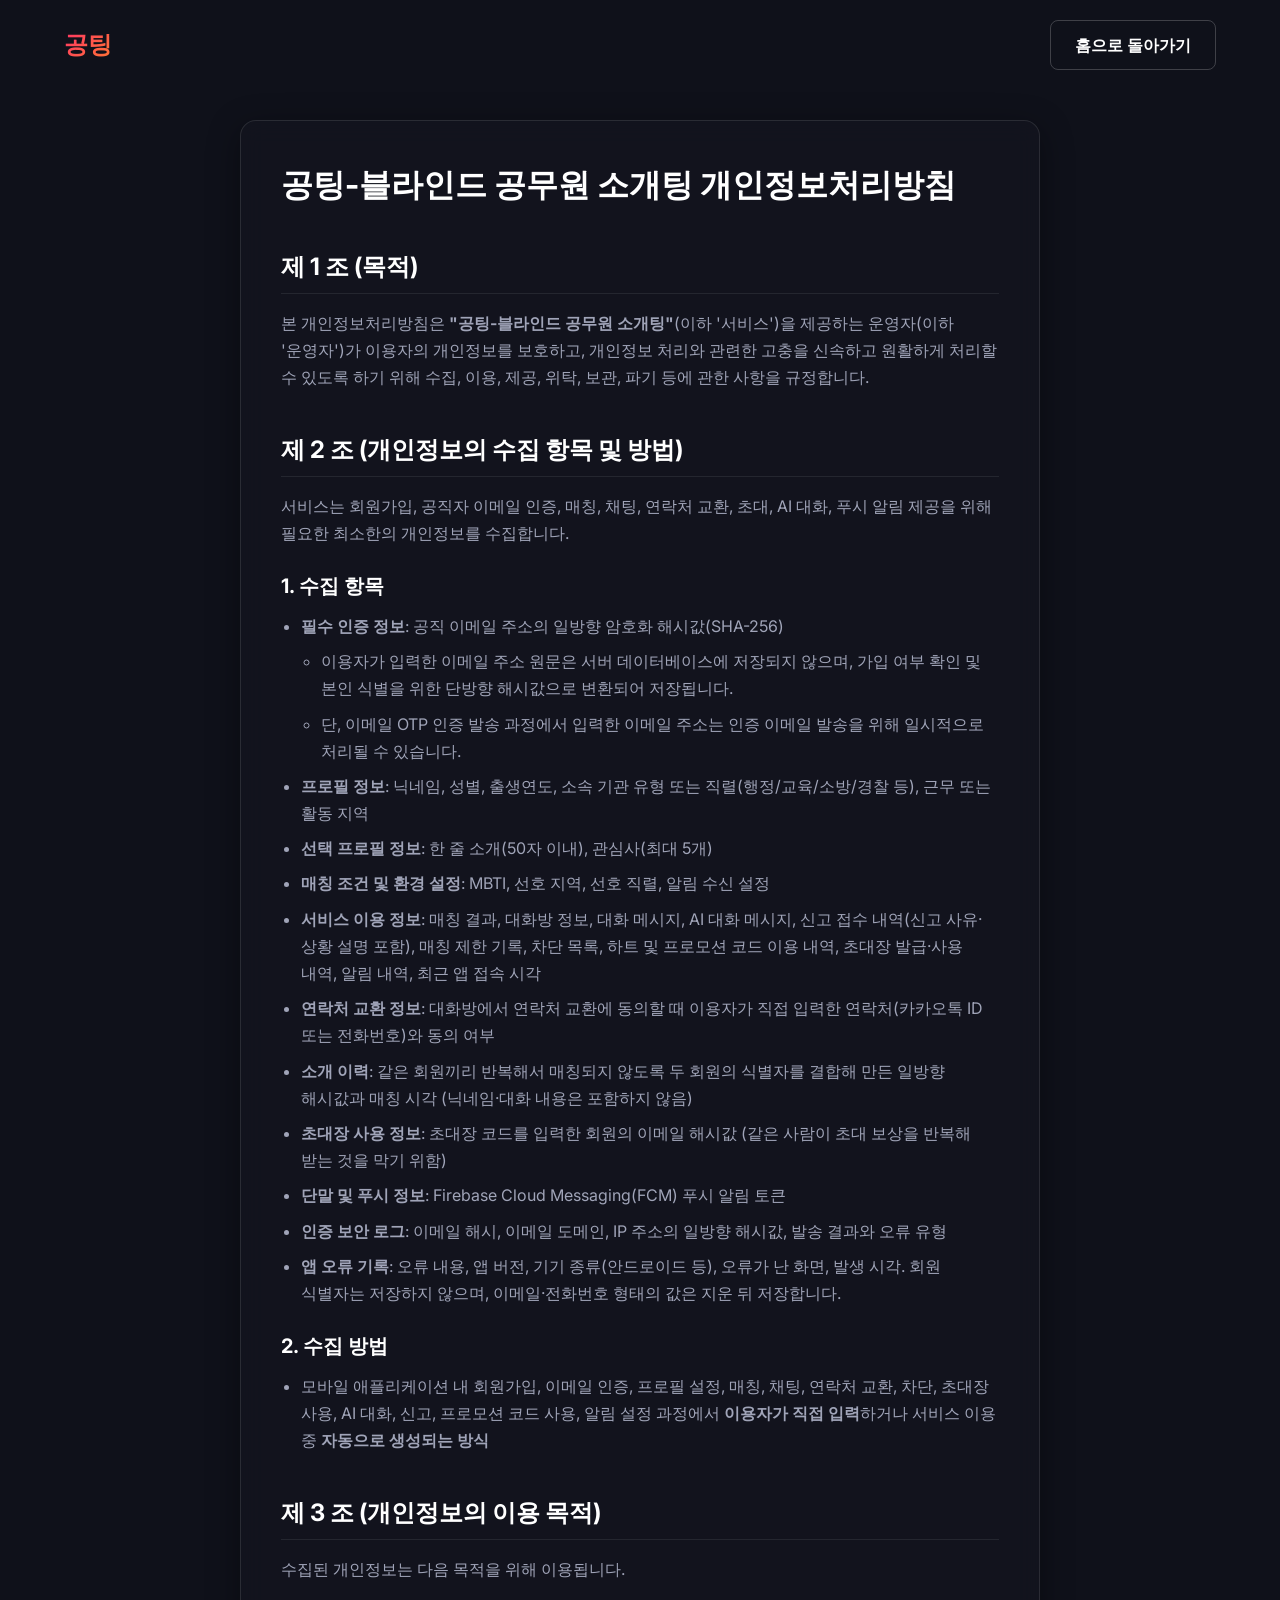
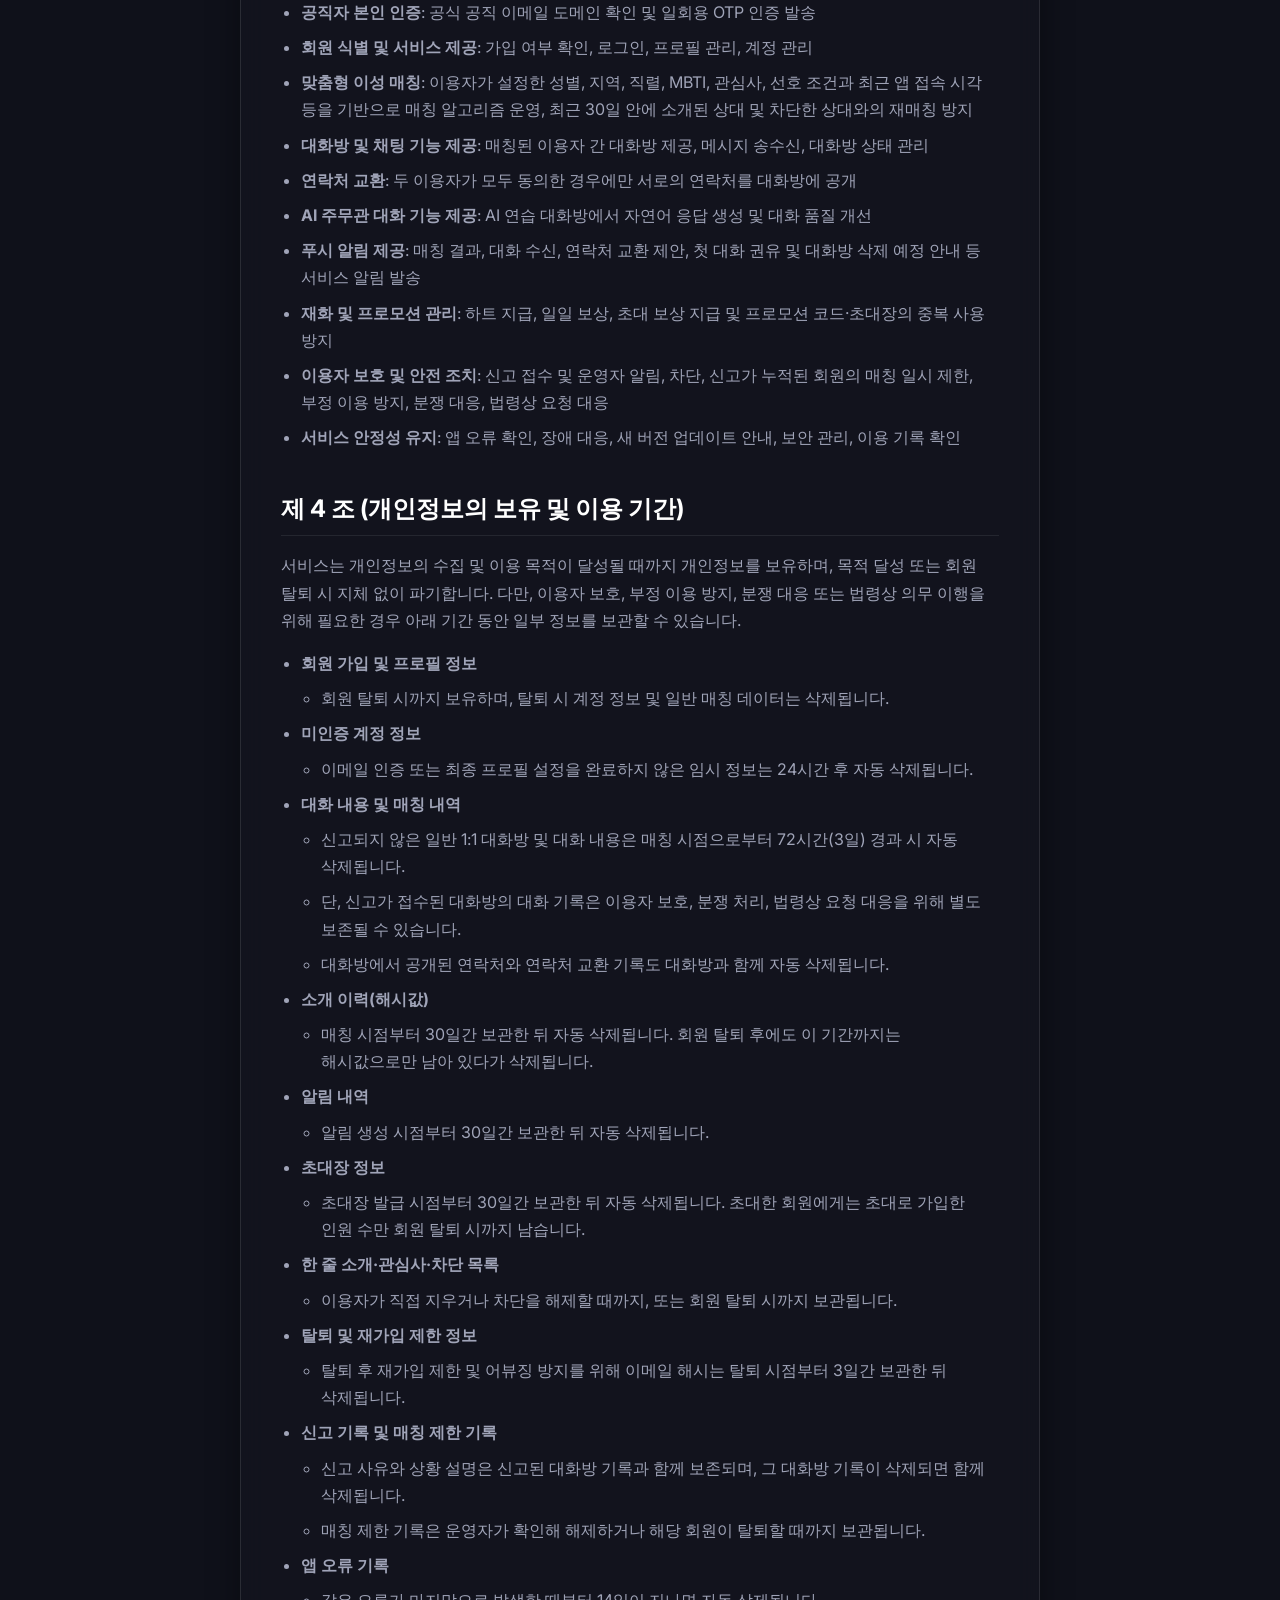
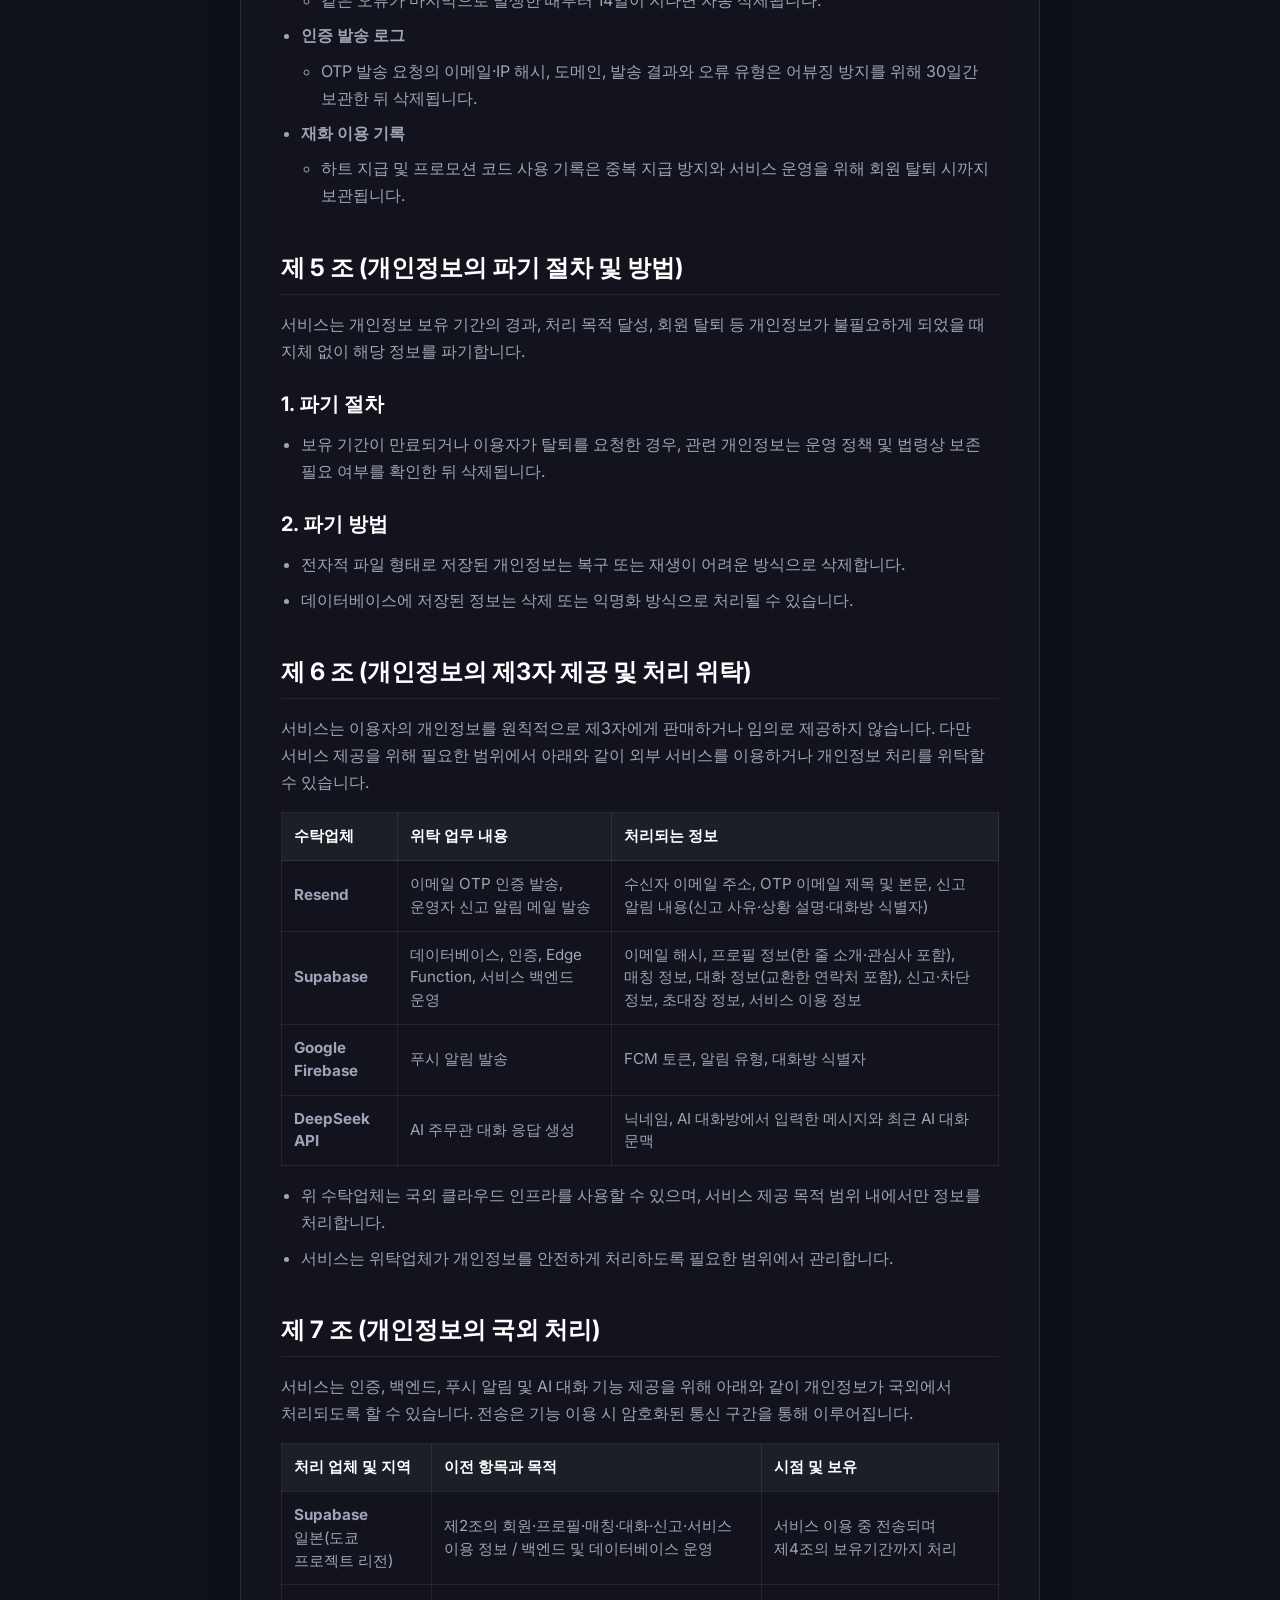
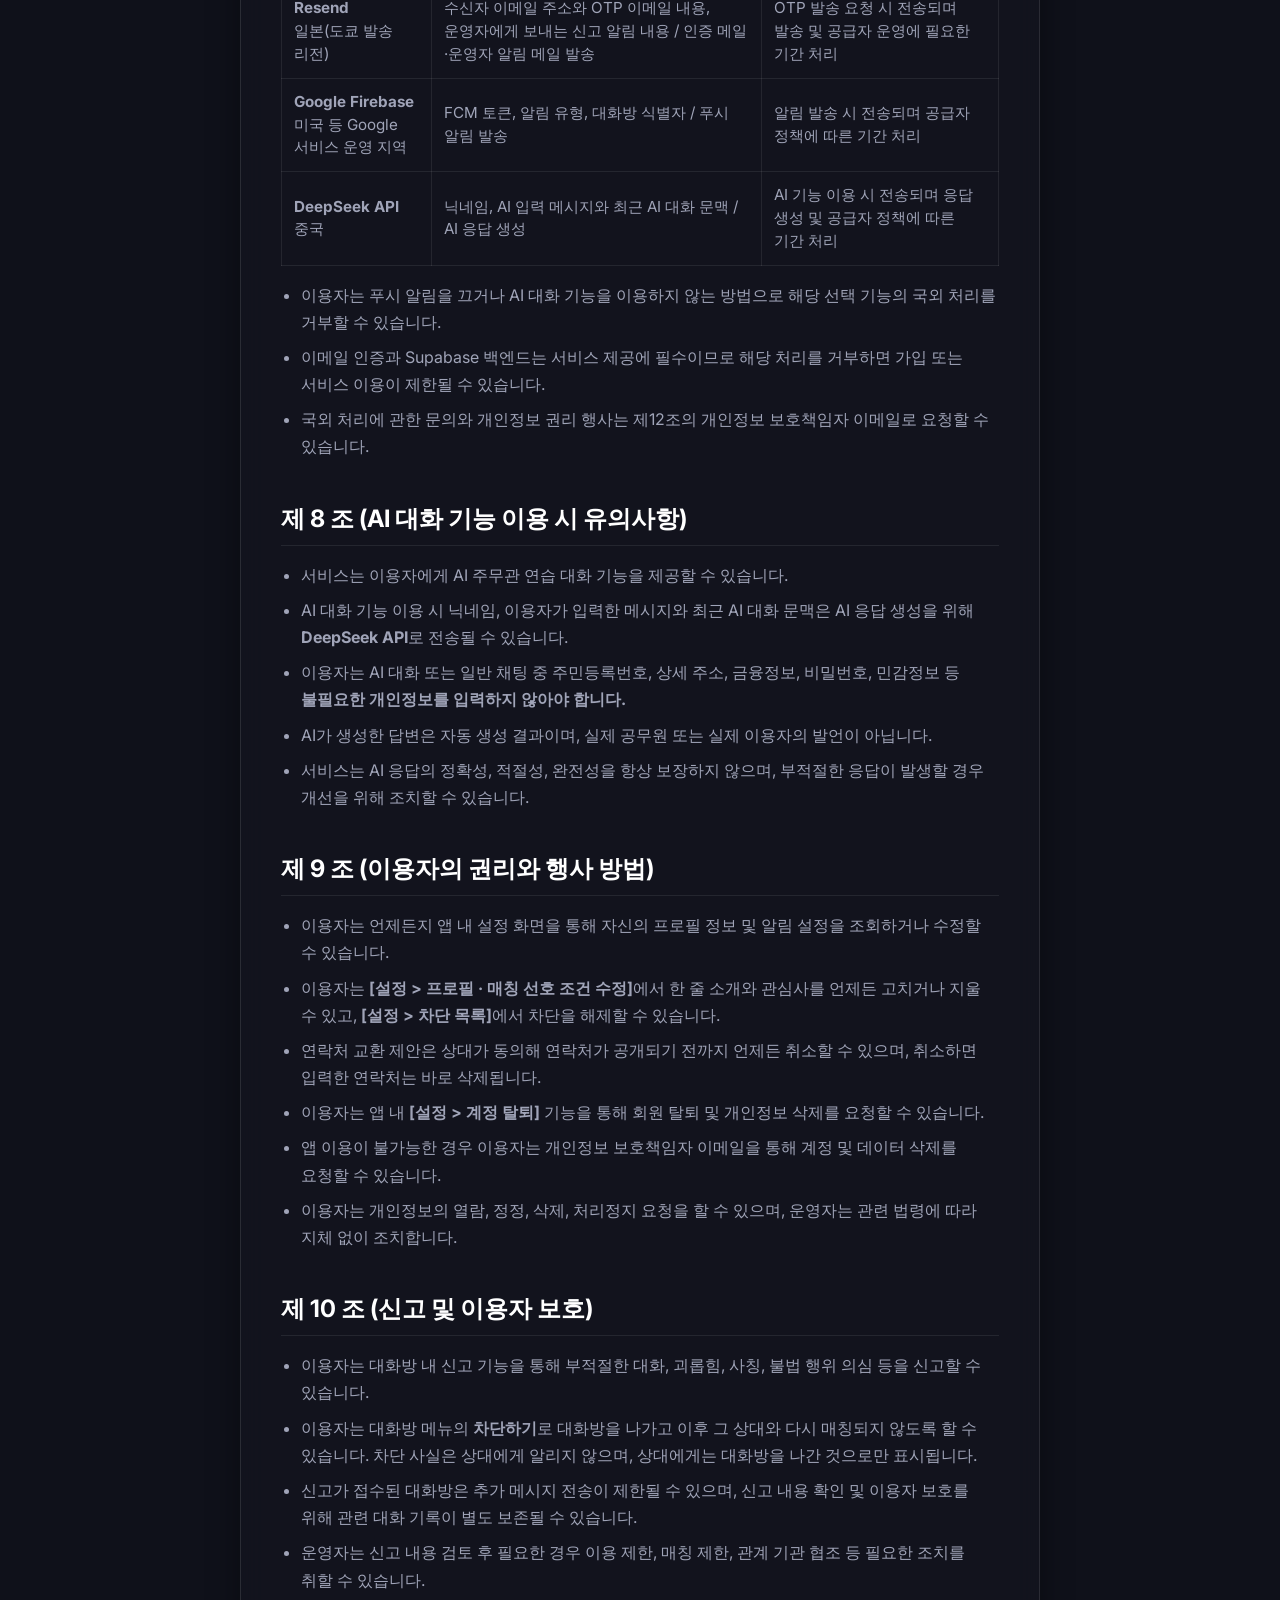
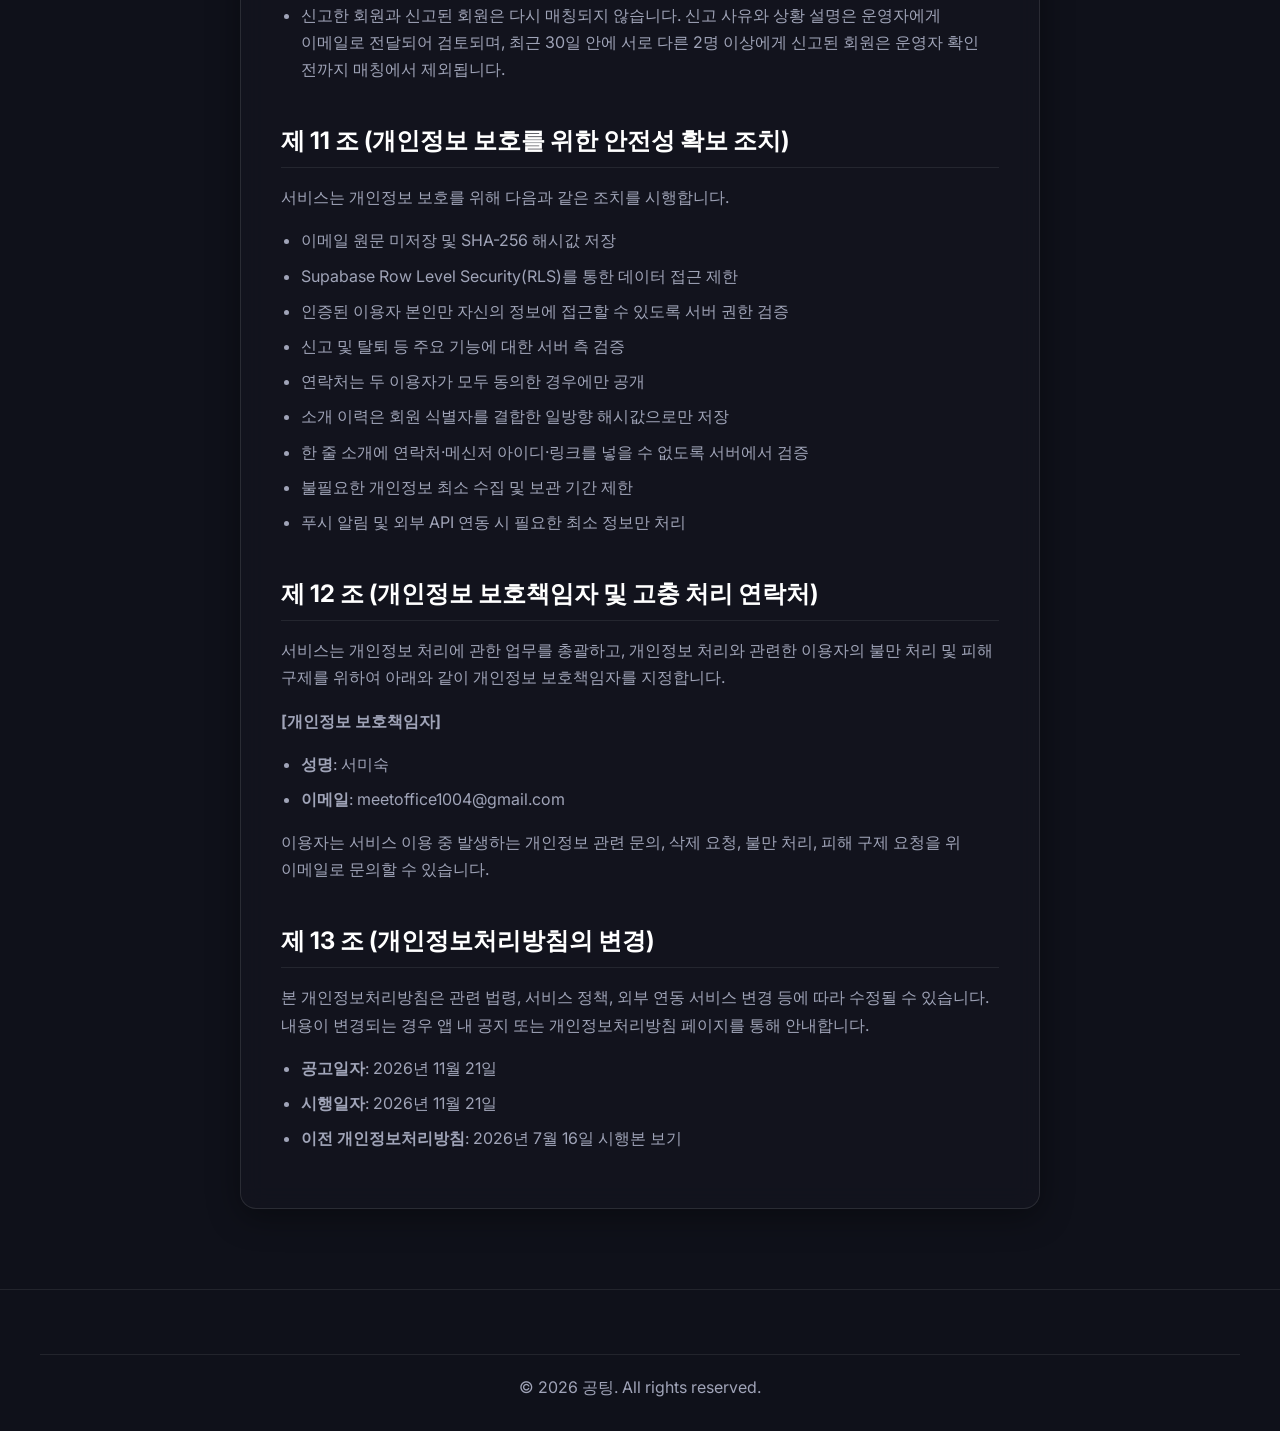
<file: privacy.html>
<!DOCTYPE html>
<html lang="ko">
<head>
    <meta charset="UTF-8">
    <meta name="viewport" content="width=device-width, initial-scale=1.0">
    <meta name="naver-site-verification" content="4a8b9d771fb2cc7d858a84731762ead998cb9355" />
    <title>개인정보 처리방침 - 공팅</title>
    
    <!-- Open Graph / KakaoTalk & SNS Thumbnail -->
    <meta property="og:type" content="website">
    <meta property="og:url" content="https://meetoffice.kr/privacy.html">
    <meta property="og:title" content="개인정보 처리방침 - 공팅">
    <meta property="og:description" content="korea.kr 등 공무원 전용 이메일 인증 통과! 안전하고 프라이빗한 공직자 전용 블라인드 매칭 서비스를 지금 바로 만나보세요.">
    <meta property="og:image" content="https://meetoffice.kr/images/og-image.png">
    <meta property="og:image:width" content="1200">
    <meta property="og:image:height" content="630">
    <meta property="og:site_name" content="공팅">

    <!-- Google Fonts: Inter & Outfit -->
    <link rel="preconnect" href="https://fonts.googleapis.com">
    <link rel="preconnect" href="https://fonts.gstatic.com" crossorigin>
    <link href="https://fonts.googleapis.com/css2?family=Inter:wght@300;400;500;600;700&display=swap" rel="stylesheet">
    <!-- Custom CSS -->
    <link rel="stylesheet" href="css/style.css">
    <style>
        .privacy-content {
            padding: 120px 0 80px;
            max-width: 800px;
            margin: 0 auto;
        }
        .privacy-card {
            padding: 40px;
            border-radius: 16px;
        }
        .privacy-content h1 {
            font-size: 2rem;
            margin-bottom: 24px;
            color: var(--text-primary);
        }
        .privacy-content h2 {
            font-size: 1.5rem;
            margin-top: 40px;
            margin-bottom: 16px;
            color: var(--text-primary);
            border-bottom: 1px solid var(--border-color);
            padding-bottom: 8px;
        }
        .privacy-content h3 {
            font-size: 1.25rem;
            margin-top: 24px;
            margin-bottom: 12px;
            color: var(--text-primary);
        }
        .privacy-content p, .privacy-content ul, .privacy-content li {
            font-size: 1rem;
            line-height: 1.7;
            color: var(--text-secondary);
            margin-bottom: 16px;
        }
        .privacy-content ul {
            padding-left: 20px;
        }
        .privacy-content li {
            margin-bottom: 8px;
        }
        .privacy-content li ul {
            margin-top: 8px;
            margin-bottom: 0;
        }
        .privacy-content hr {
            border: 0;
            border-top: 1px solid var(--border-color);
            margin: 40px 0;
        }
        table {
            width: 100%;
            border-collapse: collapse;
            margin-bottom: 16px;
            color: var(--text-secondary);
            font-size: 0.95rem;
        }
        th, td {
            border: 1px solid var(--border-color);
            padding: 12px;
            text-align: left;
        }
        th {
            background-color: rgba(255, 255, 255, 0.05);
            color: var(--text-primary);
        }
    </style>
</head>
<body>
    <!-- Header -->
    <header class="header">
        <div class="container header-content">
            <a href="/" class="logo">공팅</a>
            <nav class="nav">
                <a href="/" class="btn btn-outline">홈으로 돌아가기</a>
            </nav>
        </div>
    </header>

    <main class="container privacy-content">
        <div class="glass-card privacy-card">
            <h1>공팅-블라인드 공무원 소개팅 개인정보처리방침</h1>

            <h2>제 1 조 (목적)</h2>
            <p>본 개인정보처리방침은 <strong>"공팅-블라인드 공무원 소개팅"</strong>(이하 '서비스')을 제공하는 운영자(이하 '운영자')가 이용자의 개인정보를 보호하고, 개인정보 처리와 관련한 고충을 신속하고 원활하게 처리할 수 있도록 하기 위해 수집, 이용, 제공, 위탁, 보관, 파기 등에 관한 사항을 규정합니다.</p>

            <h2>제 2 조 (개인정보의 수집 항목 및 방법)</h2>
            <p>서비스는 회원가입, 공직자 이메일 인증, 매칭, 채팅, 연락처 교환, 초대, AI 대화, 푸시 알림 제공을 위해 필요한 최소한의 개인정보를 수집합니다.</p>
            
            <h3>1. 수집 항목</h3>
            <ul>
                <li><strong>필수 인증 정보</strong>: 공직 이메일 주소의 일방향 암호화 해시값(SHA-256)
                    <ul>
                        <li>이용자가 입력한 이메일 주소 원문은 서버 데이터베이스에 저장되지 않으며, 가입 여부 확인 및 본인 식별을 위한 단방향 해시값으로 변환되어 저장됩니다.</li>
                        <li>단, 이메일 OTP 인증 발송 과정에서 입력한 이메일 주소는 인증 이메일 발송을 위해 일시적으로 처리될 수 있습니다.</li>
                    </ul>
                </li>
                <li><strong>프로필 정보</strong>: 닉네임, 성별, 출생연도, 소속 기관 유형 또는 직렬(행정/교육/소방/경찰 등), 근무 또는 활동 지역</li>
                <li><strong>선택 프로필 정보</strong>: 한 줄 소개(50자 이내), 관심사(최대 5개)</li>
                <li><strong>매칭 조건 및 환경 설정</strong>: MBTI, 선호 지역, 선호 직렬, 알림 수신 설정</li>
                <li><strong>서비스 이용 정보</strong>: 매칭 결과, 대화방 정보, 대화 메시지, AI 대화 메시지, 신고 접수 내역(신고 사유·상황 설명 포함), 매칭 제한 기록, 차단 목록, 하트 및 프로모션 코드 이용 내역, 초대장 발급·사용 내역, 알림 내역, 최근 앱 접속 시각</li>
                <li><strong>연락처 교환 정보</strong>: 대화방에서 연락처 교환에 동의할 때 이용자가 직접 입력한 연락처(카카오톡 ID 또는 전화번호)와 동의 여부</li>
                <li><strong>소개 이력</strong>: 같은 회원끼리 반복해서 매칭되지 않도록 두 회원의 식별자를 결합해 만든 일방향 해시값과 매칭 시각 (닉네임·대화 내용은 포함하지 않음)</li>
                <li><strong>초대장 사용 정보</strong>: 초대장 코드를 입력한 회원의 이메일 해시값 (같은 사람이 초대 보상을 반복해 받는 것을 막기 위함)</li>
                <li><strong>단말 및 푸시 정보</strong>: Firebase Cloud Messaging(FCM) 푸시 알림 토큰</li>
                <li><strong>인증 보안 로그</strong>: 이메일 해시, 이메일 도메인, IP 주소의 일방향 해시값, 발송 결과와 오류 유형</li>
                <li><strong>앱 오류 기록</strong>: 오류 내용, 앱 버전, 기기 종류(안드로이드 등), 오류가 난 화면, 발생 시각. 회원 식별자는 저장하지 않으며, 이메일·전화번호 형태의 값은 지운 뒤 저장합니다.</li>
            </ul>

            <h3>2. 수집 방법</h3>
            <ul>
                <li>모바일 애플리케이션 내 회원가입, 이메일 인증, 프로필 설정, 매칭, 채팅, 연락처 교환, 차단, 초대장 사용, AI 대화, 신고, 프로모션 코드 사용, 알림 설정 과정에서 <strong>이용자가 직접 입력</strong>하거나 서비스 이용 중 <strong>자동으로 생성되는 방식</strong></li>
            </ul>

            <h2>제 3 조 (개인정보의 이용 목적)</h2>
            <p>수집된 개인정보는 다음 목적을 위해 이용됩니다.</p>
            <ul>
                <li><strong>공직자 본인 인증</strong>: 공식 공직 이메일 도메인 확인 및 일회용 OTP 인증 발송</li>
                <li><strong>회원 식별 및 서비스 제공</strong>: 가입 여부 확인, 로그인, 프로필 관리, 계정 관리</li>
                <li><strong>맞춤형 이성 매칭</strong>: 이용자가 설정한 성별, 지역, 직렬, MBTI, 관심사, 선호 조건과 최근 앱 접속 시각 등을 기반으로 매칭 알고리즘 운영, 최근 30일 안에 소개된 상대 및 차단한 상대와의 재매칭 방지</li>
                <li><strong>대화방 및 채팅 기능 제공</strong>: 매칭된 이용자 간 대화방 제공, 메시지 송수신, 대화방 상태 관리</li>
                <li><strong>연락처 교환</strong>: 두 이용자가 모두 동의한 경우에만 서로의 연락처를 대화방에 공개</li>
                <li><strong>AI 주무관 대화 기능 제공</strong>: AI 연습 대화방에서 자연어 응답 생성 및 대화 품질 개선</li>
                <li><strong>푸시 알림 제공</strong>: 매칭 결과, 대화 수신, 연락처 교환 제안, 첫 대화 권유 및 대화방 삭제 예정 안내 등 서비스 알림 발송</li>
                <li><strong>재화 및 프로모션 관리</strong>: 하트 지급, 일일 보상, 초대 보상 지급 및 프로모션 코드·초대장의 중복 사용 방지</li>
                <li><strong>이용자 보호 및 안전 조치</strong>: 신고 접수 및 운영자 알림, 차단, 신고가 누적된 회원의 매칭 일시 제한, 부정 이용 방지, 분쟁 대응, 법령상 요청 대응</li>
                <li><strong>서비스 안정성 유지</strong>: 앱 오류 확인, 장애 대응, 새 버전 업데이트 안내, 보안 관리, 이용 기록 확인</li>
            </ul>

            <h2>제 4 조 (개인정보의 보유 및 이용 기간)</h2>
            <p>서비스는 개인정보의 수집 및 이용 목적이 달성될 때까지 개인정보를 보유하며, 목적 달성 또는 회원 탈퇴 시 지체 없이 파기합니다. 다만, 이용자 보호, 부정 이용 방지, 분쟁 대응 또는 법령상 의무 이행을 위해 필요한 경우 아래 기간 동안 일부 정보를 보관할 수 있습니다.</p>
            <ul>
                <li><strong>회원 가입 및 프로필 정보</strong>
                    <ul><li>회원 탈퇴 시까지 보유하며, 탈퇴 시 계정 정보 및 일반 매칭 데이터는 삭제됩니다.</li></ul>
                </li>
                <li><strong>미인증 계정 정보</strong>
                    <ul><li>이메일 인증 또는 최종 프로필 설정을 완료하지 않은 임시 정보는 24시간 후 자동 삭제됩니다.</li></ul>
                </li>
                <li><strong>대화 내용 및 매칭 내역</strong>
                    <ul>
                        <li>신고되지 않은 일반 1:1 대화방 및 대화 내용은 매칭 시점으로부터 72시간(3일) 경과 시 자동 삭제됩니다.</li>
                        <li>단, 신고가 접수된 대화방의 대화 기록은 이용자 보호, 분쟁 처리, 법령상 요청 대응을 위해 별도 보존될 수 있습니다.</li>
                        <li>대화방에서 공개된 연락처와 연락처 교환 기록도 대화방과 함께 자동 삭제됩니다.</li>
                    </ul>
                </li>
                <li><strong>소개 이력(해시값)</strong>
                    <ul><li>매칭 시점부터 30일간 보관한 뒤 자동 삭제됩니다. 회원 탈퇴 후에도 이 기간까지는 해시값으로만 남아 있다가 삭제됩니다.</li></ul>
                </li>
                <li><strong>알림 내역</strong>
                    <ul><li>알림 생성 시점부터 30일간 보관한 뒤 자동 삭제됩니다.</li></ul>
                </li>
                <li><strong>초대장 정보</strong>
                    <ul><li>초대장 발급 시점부터 30일간 보관한 뒤 자동 삭제됩니다. 초대한 회원에게는 초대로 가입한 인원 수만 회원 탈퇴 시까지 남습니다.</li></ul>
                </li>
                <li><strong>한 줄 소개·관심사·차단 목록</strong>
                    <ul><li>이용자가 직접 지우거나 차단을 해제할 때까지, 또는 회원 탈퇴 시까지 보관됩니다.</li></ul>
                </li>
                <li><strong>탈퇴 및 재가입 제한 정보</strong>
                    <ul><li>탈퇴 후 재가입 제한 및 어뷰징 방지를 위해 이메일 해시는 탈퇴 시점부터 3일간 보관한 뒤 삭제됩니다.</li></ul>
                </li>
                <li><strong>신고 기록 및 매칭 제한 기록</strong>
                    <ul>
                        <li>신고 사유와 상황 설명은 신고된 대화방 기록과 함께 보존되며, 그 대화방 기록이 삭제되면 함께 삭제됩니다.</li>
                        <li>매칭 제한 기록은 운영자가 확인해 해제하거나 해당 회원이 탈퇴할 때까지 보관됩니다.</li>
                    </ul>
                </li>
                <li><strong>앱 오류 기록</strong>
                    <ul><li>같은 오류가 마지막으로 발생한 때부터 14일이 지나면 자동 삭제됩니다.</li></ul>
                </li>
                <li><strong>인증 발송 로그</strong>
                    <ul><li>OTP 발송 요청의 이메일·IP 해시, 도메인, 발송 결과와 오류 유형은 어뷰징 방지를 위해 30일간 보관한 뒤 삭제됩니다.</li></ul>
                </li>
                <li><strong>재화 이용 기록</strong>
                    <ul><li>하트 지급 및 프로모션 코드 사용 기록은 중복 지급 방지와 서비스 운영을 위해 회원 탈퇴 시까지 보관됩니다.</li></ul>
                </li>
            </ul>

            <h2>제 5 조 (개인정보의 파기 절차 및 방법)</h2>
            <p>서비스는 개인정보 보유 기간의 경과, 처리 목적 달성, 회원 탈퇴 등 개인정보가 불필요하게 되었을 때 지체 없이 해당 정보를 파기합니다.</p>
            
            <h3>1. 파기 절차</h3>
            <ul><li>보유 기간이 만료되거나 이용자가 탈퇴를 요청한 경우, 관련 개인정보는 운영 정책 및 법령상 보존 필요 여부를 확인한 뒤 삭제됩니다.</li></ul>

            <h3>2. 파기 방법</h3>
            <ul>
                <li>전자적 파일 형태로 저장된 개인정보는 복구 또는 재생이 어려운 방식으로 삭제합니다.</li>
                <li>데이터베이스에 저장된 정보는 삭제 또는 익명화 방식으로 처리될 수 있습니다.</li>
            </ul>

            <h2>제 6 조 (개인정보의 제3자 제공 및 처리 위탁)</h2>
            <p>서비스는 이용자의 개인정보를 원칙적으로 제3자에게 판매하거나 임의로 제공하지 않습니다. 다만 서비스 제공을 위해 필요한 범위에서 아래와 같이 외부 서비스를 이용하거나 개인정보 처리를 위탁할 수 있습니다.</p>
            
            <table>
                <thead>
                    <tr>
                        <th>수탁업체</th>
                        <th>위탁 업무 내용</th>
                        <th>처리되는 정보</th>
                    </tr>
                </thead>
                <tbody>
                    <tr>
                        <td><strong>Resend</strong></td>
                        <td>이메일 OTP 인증 발송, 운영자 신고 알림 메일 발송</td>
                        <td>수신자 이메일 주소, OTP 이메일 제목 및 본문, 신고 알림 내용(신고 사유·상황 설명·대화방 식별자)</td>
                    </tr>
                    <tr>
                        <td><strong>Supabase</strong></td>
                        <td>데이터베이스, 인증, Edge Function, 서비스 백엔드 운영</td>
                        <td>이메일 해시, 프로필 정보(한 줄 소개·관심사 포함), 매칭 정보, 대화 정보(교환한 연락처 포함), 신고·차단 정보, 초대장 정보, 서비스 이용 정보</td>
                    </tr>
                    <tr>
                        <td><strong>Google Firebase</strong></td>
                        <td>푸시 알림 발송</td>
                        <td>FCM 토큰, 알림 유형, 대화방 식별자</td>
                    </tr>
                    <tr>
                        <td><strong>DeepSeek API</strong></td>
                        <td>AI 주무관 대화 응답 생성</td>
                        <td>닉네임, AI 대화방에서 입력한 메시지와 최근 AI 대화 문맥</td>
                    </tr>
                </tbody>
            </table>
            <ul>
                <li>위 수탁업체는 국외 클라우드 인프라를 사용할 수 있으며, 서비스 제공 목적 범위 내에서만 정보를 처리합니다.</li>
                <li>서비스는 위탁업체가 개인정보를 안전하게 처리하도록 필요한 범위에서 관리합니다.</li>
            </ul>

            <h2>제 7 조 (개인정보의 국외 처리)</h2>
            <p>서비스는 인증, 백엔드, 푸시 알림 및 AI 대화 기능 제공을 위해 아래와 같이 개인정보가 국외에서 처리되도록 할 수 있습니다. 전송은 기능 이용 시 암호화된 통신 구간을 통해 이루어집니다.</p>
            <table>
                <thead>
                    <tr>
                        <th>처리 업체 및 지역</th>
                        <th>이전 항목과 목적</th>
                        <th>시점 및 보유</th>
                    </tr>
                </thead>
                <tbody>
                    <tr>
                        <td><strong>Supabase</strong><br>일본(도쿄 프로젝트 리전)</td>
                        <td>제2조의 회원·프로필·매칭·대화·신고·서비스 이용 정보 / 백엔드 및 데이터베이스 운영</td>
                        <td>서비스 이용 중 전송되며 제4조의 보유기간까지 처리</td>
                    </tr>
                    <tr>
                        <td><strong>Resend</strong><br>일본(도쿄 발송 리전)</td>
                        <td>수신자 이메일 주소와 OTP 이메일 내용, 운영자에게 보내는 신고 알림 내용 / 인증 메일·운영자 알림 메일 발송</td>
                        <td>OTP 발송 요청 시 전송되며 발송 및 공급자 운영에 필요한 기간 처리</td>
                    </tr>
                    <tr>
                        <td><strong>Google Firebase</strong><br>미국 등 Google 서비스 운영 지역</td>
                        <td>FCM 토큰, 알림 유형, 대화방 식별자 / 푸시 알림 발송</td>
                        <td>알림 발송 시 전송되며 공급자 정책에 따른 기간 처리</td>
                    </tr>
                    <tr>
                        <td><strong>DeepSeek API</strong><br>중국</td>
                        <td>닉네임, AI 입력 메시지와 최근 AI 대화 문맥 / AI 응답 생성</td>
                        <td>AI 기능 이용 시 전송되며 응답 생성 및 공급자 정책에 따른 기간 처리</td>
                    </tr>
                </tbody>
            </table>
            <ul>
                <li>이용자는 푸시 알림을 끄거나 AI 대화 기능을 이용하지 않는 방법으로 해당 선택 기능의 국외 처리를 거부할 수 있습니다.</li>
                <li>이메일 인증과 Supabase 백엔드는 서비스 제공에 필수이므로 해당 처리를 거부하면 가입 또는 서비스 이용이 제한될 수 있습니다.</li>
                <li>국외 처리에 관한 문의와 개인정보 권리 행사는 제12조의 개인정보 보호책임자 이메일로 요청할 수 있습니다.</li>
            </ul>

            <h2>제 8 조 (AI 대화 기능 이용 시 유의사항)</h2>
            <ul>
                <li>서비스는 이용자에게 AI 주무관 연습 대화 기능을 제공할 수 있습니다.</li>
                <li>AI 대화 기능 이용 시 닉네임, 이용자가 입력한 메시지와 최근 AI 대화 문맥은 AI 응답 생성을 위해 <strong>DeepSeek API</strong>로 전송될 수 있습니다.</li>
                <li>이용자는 AI 대화 또는 일반 채팅 중 주민등록번호, 상세 주소, 금융정보, 비밀번호, 민감정보 등 <strong>불필요한 개인정보를 입력하지 않아야 합니다.</strong></li>
                <li>AI가 생성한 답변은 자동 생성 결과이며, 실제 공무원 또는 실제 이용자의 발언이 아닙니다.</li>
                <li>서비스는 AI 응답의 정확성, 적절성, 완전성을 항상 보장하지 않으며, 부적절한 응답이 발생할 경우 개선을 위해 조치할 수 있습니다.</li>
            </ul>

            <h2>제 9 조 (이용자의 권리와 행사 방법)</h2>
            <ul>
                <li>이용자는 언제든지 앱 내 설정 화면을 통해 자신의 프로필 정보 및 알림 설정을 조회하거나 수정할 수 있습니다.</li>
                <li>이용자는 <strong>[설정 > 프로필 · 매칭 선호 조건 수정]</strong>에서 한 줄 소개와 관심사를 언제든 고치거나 지울 수 있고, <strong>[설정 > 차단 목록]</strong>에서 차단을 해제할 수 있습니다.</li>
                <li>연락처 교환 제안은 상대가 동의해 연락처가 공개되기 전까지 언제든 취소할 수 있으며, 취소하면 입력한 연락처는 바로 삭제됩니다.</li>
                <li>이용자는 앱 내 <strong>[설정 > 계정 탈퇴]</strong> 기능을 통해 회원 탈퇴 및 개인정보 삭제를 요청할 수 있습니다.</li>
                <li>앱 이용이 불가능한 경우 이용자는 개인정보 보호책임자 이메일을 통해 계정 및 데이터 삭제를 요청할 수 있습니다.</li>
                <li>이용자는 개인정보의 열람, 정정, 삭제, 처리정지 요청을 할 수 있으며, 운영자는 관련 법령에 따라 지체 없이 조치합니다.</li>
            </ul>

            <h2>제 10 조 (신고 및 이용자 보호)</h2>
            <ul>
                <li>이용자는 대화방 내 신고 기능을 통해 부적절한 대화, 괴롭힘, 사칭, 불법 행위 의심 등을 신고할 수 있습니다.</li>
                <li>이용자는 대화방 메뉴의 <strong>차단하기</strong>로 대화방을 나가고 이후 그 상대와 다시 매칭되지 않도록 할 수 있습니다. 차단 사실은 상대에게 알리지 않으며, 상대에게는 대화방을 나간 것으로만 표시됩니다.</li>
                <li>신고가 접수된 대화방은 추가 메시지 전송이 제한될 수 있으며, 신고 내용 확인 및 이용자 보호를 위해 관련 대화 기록이 별도 보존될 수 있습니다.</li>
                <li>운영자는 신고 내용 검토 후 필요한 경우 이용 제한, 매칭 제한, 관계 기관 협조 등 필요한 조치를 취할 수 있습니다.</li>
                <li>신고한 회원과 신고된 회원은 다시 매칭되지 않습니다. 신고 사유와 상황 설명은 운영자에게 이메일로 전달되어 검토되며, 최근 30일 안에 서로 다른 2명 이상에게 신고된 회원은 운영자 확인 전까지 매칭에서 제외됩니다.</li>
            </ul>

            <h2>제 11 조 (개인정보 보호를 위한 안전성 확보 조치)</h2>
            <p>서비스는 개인정보 보호를 위해 다음과 같은 조치를 시행합니다.</p>
            <ul>
                <li>이메일 원문 미저장 및 SHA-256 해시값 저장</li>
                <li>Supabase Row Level Security(RLS)를 통한 데이터 접근 제한</li>
                <li>인증된 이용자 본인만 자신의 정보에 접근할 수 있도록 서버 권한 검증</li>
                <li>신고 및 탈퇴 등 주요 기능에 대한 서버 측 검증</li>
                <li>연락처는 두 이용자가 모두 동의한 경우에만 공개</li>
                <li>소개 이력은 회원 식별자를 결합한 일방향 해시값으로만 저장</li>
                <li>한 줄 소개에 연락처·메신저 아이디·링크를 넣을 수 없도록 서버에서 검증</li>
                <li>불필요한 개인정보 최소 수집 및 보관 기간 제한</li>
                <li>푸시 알림 및 외부 API 연동 시 필요한 최소 정보만 처리</li>
            </ul>

            <h2>제 12 조 (개인정보 보호책임자 및 고충 처리 연락처)</h2>
            <p>서비스는 개인정보 처리에 관한 업무를 총괄하고, 개인정보 처리와 관련한 이용자의 불만 처리 및 피해 구제를 위하여 아래와 같이 개인정보 보호책임자를 지정합니다.</p>
            
            <p><strong>[개인정보 보호책임자]</strong></p>
            <ul>
                <li><strong>성명</strong>: 서미숙</li>
                <li><strong>이메일</strong>: meetoffice1004@gmail.com</li>
            </ul>
            <p>이용자는 서비스 이용 중 발생하는 개인정보 관련 문의, 삭제 요청, 불만 처리, 피해 구제 요청을 위 이메일로 문의할 수 있습니다.</p>

            <h2>제 13 조 (개인정보처리방침의 변경)</h2>
            <p>본 개인정보처리방침은 관련 법령, 서비스 정책, 외부 연동 서비스 변경 등에 따라 수정될 수 있습니다. 내용이 변경되는 경우 앱 내 공지 또는 개인정보처리방침 페이지를 통해 안내합니다.</p>
            <ul>
                <li><strong>공고일자</strong>: 2026년 11월 21일</li>
                <li><strong>시행일자</strong>: 2026년 11월 21일</li>
                <li><strong>이전 개인정보처리방침</strong>: <a href="privacy-20260716.html">2026년 7월 16일 시행본 보기</a></li>
            </ul>
        </div>
    </main>

    <!-- Footer -->
    <footer class="footer">
        <div class="container" style="text-align: center; border-top: 1px solid var(--border-color); padding-top: 20px;">
            <p style="color: var(--text-secondary);">&copy; 2026 공팅. All rights reserved.</p>
        </div>
    </footer>
</body>
</html>
</file>
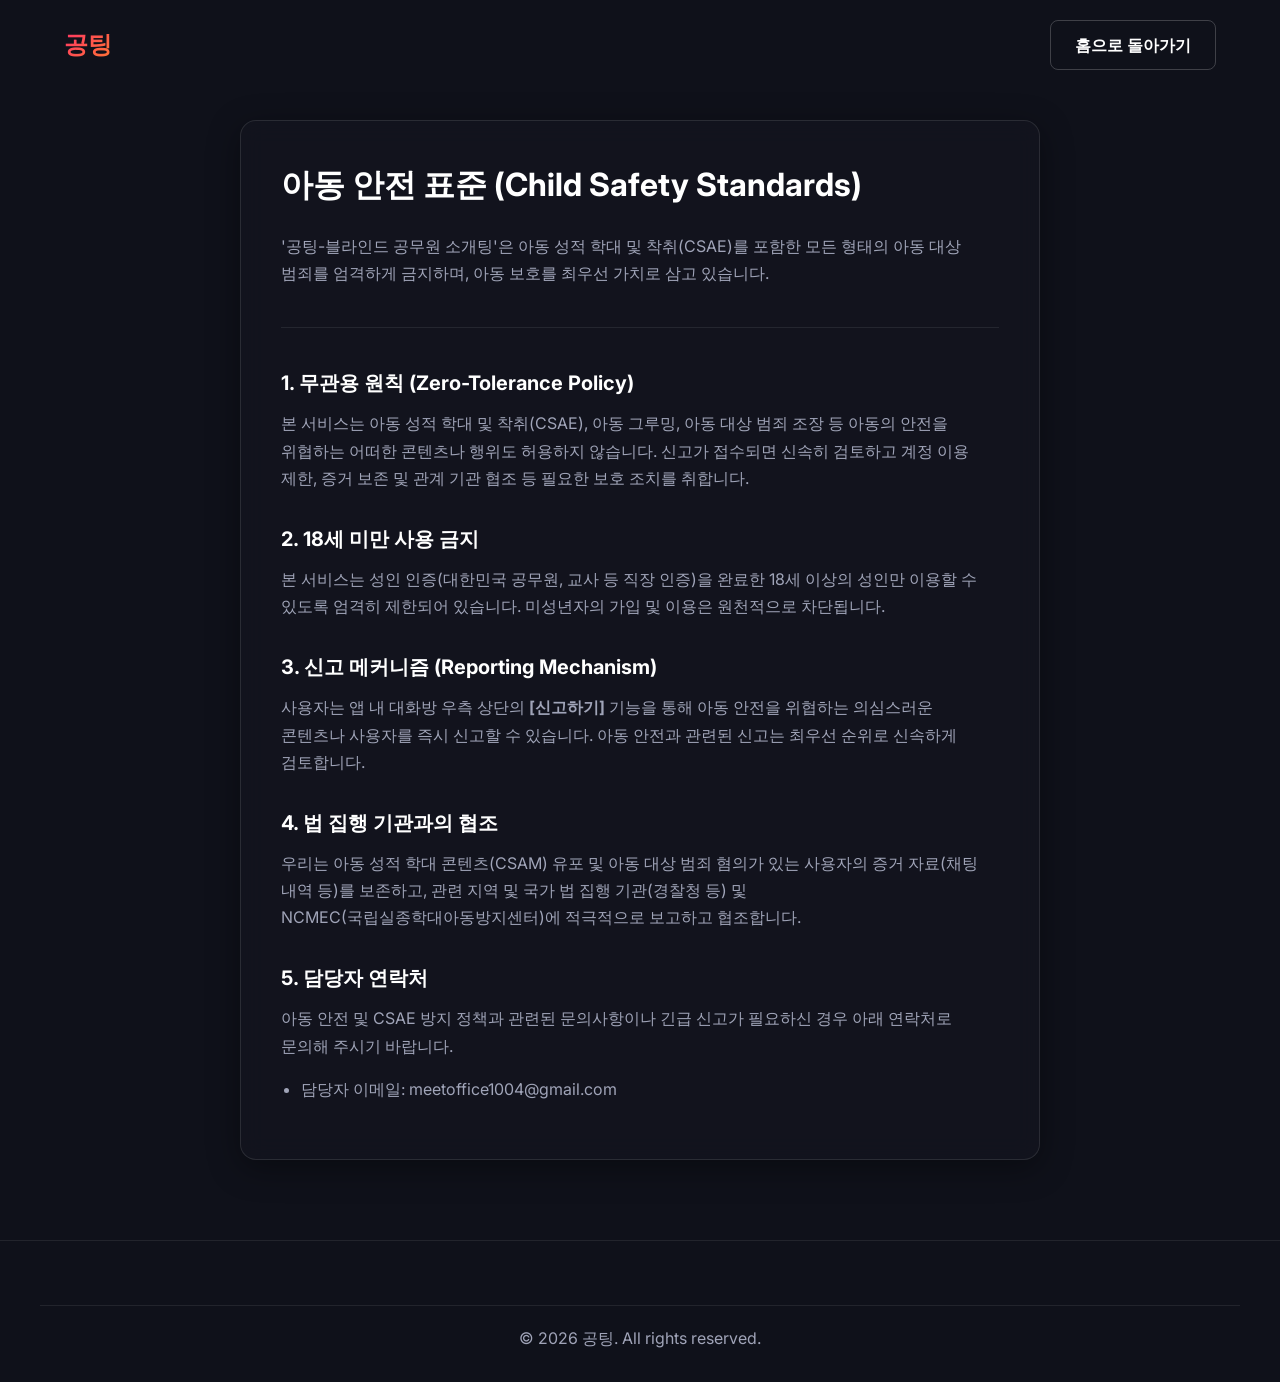
<file: safety.html>
<!DOCTYPE html>
<html lang="ko">
<head>
    <meta charset="UTF-8">
    <meta name="viewport" content="width=device-width, initial-scale=1.0">
    <meta name="naver-site-verification" content="4a8b9d771fb2cc7d858a84731762ead998cb9355" />
    <title>아동 안전 표준 (Child Safety Standards) - 공팅</title>
    
    <!-- Open Graph / KakaoTalk & SNS Thumbnail -->
    <meta property="og:type" content="website">
    <meta property="og:url" content="https://meetoffice.kr/safety.html">
    <meta property="og:title" content="아동 안전 표준 (Child Safety Standards) - 공팅">
    <meta property="og:description" content="korea.kr 등 공무원 전용 이메일 인증 통과! 안전하고 프라이빗한 공직자 전용 블라인드 매칭 서비스를 지금 바로 만나보세요.">
    <meta property="og:image" content="https://meetoffice.kr/images/og-image.png">
    <meta property="og:image:width" content="1200">
    <meta property="og:image:height" content="630">
    <meta property="og:site_name" content="공팅">

    <link rel="preconnect" href="https://fonts.googleapis.com">
    <link rel="preconnect" href="https://fonts.gstatic.com" crossorigin>
    <link href="https://fonts.googleapis.com/css2?family=Inter:wght@300;400;500;600;700&display=swap" rel="stylesheet">
    <link rel="stylesheet" href="css/style.css">
    <style>
        .page-content { padding: 120px 0 80px; max-width: 800px; margin: 0 auto; }
        .page-card { padding: 40px; border-radius: 16px; }
        .page-content h1 { font-size: 2rem; margin-bottom: 24px; color: var(--text-primary); }
        .page-content h2 { font-size: 1.25rem; margin-top: 32px; margin-bottom: 12px; color: var(--text-primary); }
        .page-content p, .page-content ul { font-size: 1rem; line-height: 1.7; color: var(--text-secondary); margin-bottom: 16px; }
        .page-content ul { padding-left: 20px; }
    </style>
</head>
<body>
    <header class="header">
        <div class="container header-content">
            <a href="/" class="logo">공팅</a>
            <nav class="nav">
                <a href="/" class="btn btn-outline">홈으로 돌아가기</a>
            </nav>
        </div>
    </header>

    <main class="container page-content">
        <div class="glass-card page-card">
            <h1>아동 안전 표준 (Child Safety Standards)</h1>
            <p>'공팅-블라인드 공무원 소개팅'은 아동 성적 학대 및 착취(CSAE)를 포함한 모든 형태의 아동 대상 범죄를 엄격하게 금지하며, 아동 보호를 최우선 가치로 삼고 있습니다.</p>
            
            <hr style="border: 0; border-top: 1px solid var(--border-color); margin: 40px 0;">

            <h2>1. 무관용 원칙 (Zero-Tolerance Policy)</h2>
            <p>본 서비스는 아동 성적 학대 및 착취(CSAE), 아동 그루밍, 아동 대상 범죄 조장 등 아동의 안전을 위협하는 어떠한 콘텐츠나 행위도 허용하지 않습니다. 신고가 접수되면 신속히 검토하고 계정 이용 제한, 증거 보존 및 관계 기관 협조 등 필요한 보호 조치를 취합니다.</p>

            <h2>2. 18세 미만 사용 금지</h2>
            <p>본 서비스는 성인 인증(대한민국 공무원, 교사 등 직장 인증)을 완료한 18세 이상의 성인만 이용할 수 있도록 엄격히 제한되어 있습니다. 미성년자의 가입 및 이용은 원천적으로 차단됩니다.</p>

            <h2>3. 신고 메커니즘 (Reporting Mechanism)</h2>
            <p>사용자는 앱 내 대화방 우측 상단의 <strong>[신고하기]</strong> 기능을 통해 아동 안전을 위협하는 의심스러운 콘텐츠나 사용자를 즉시 신고할 수 있습니다. 아동 안전과 관련된 신고는 최우선 순위로 신속하게 검토합니다.</p>

            <h2>4. 법 집행 기관과의 협조</h2>
            <p>우리는 아동 성적 학대 콘텐츠(CSAM) 유포 및 아동 대상 범죄 혐의가 있는 사용자의 증거 자료(채팅 내역 등)를 보존하고, 관련 지역 및 국가 법 집행 기관(경찰청 등) 및 NCMEC(국립실종학대아동방지센터)에 적극적으로 보고하고 협조합니다.</p>

            <h2>5. 담당자 연락처</h2>
            <p>아동 안전 및 CSAE 방지 정책과 관련된 문의사항이나 긴급 신고가 필요하신 경우 아래 연락처로 문의해 주시기 바랍니다.</p>
            <ul>
                <li>담당자 이메일: meetoffice1004@gmail.com</li>
            </ul>
        </div>
    </main>

    <footer class="footer">
        <div class="container" style="text-align: center; border-top: 1px solid var(--border-color); padding-top: 20px;">
            <p style="color: var(--text-secondary);">&copy; 2026 공팅. All rights reserved.</p>
        </div>
    </footer>
</body>
</html>
</file>
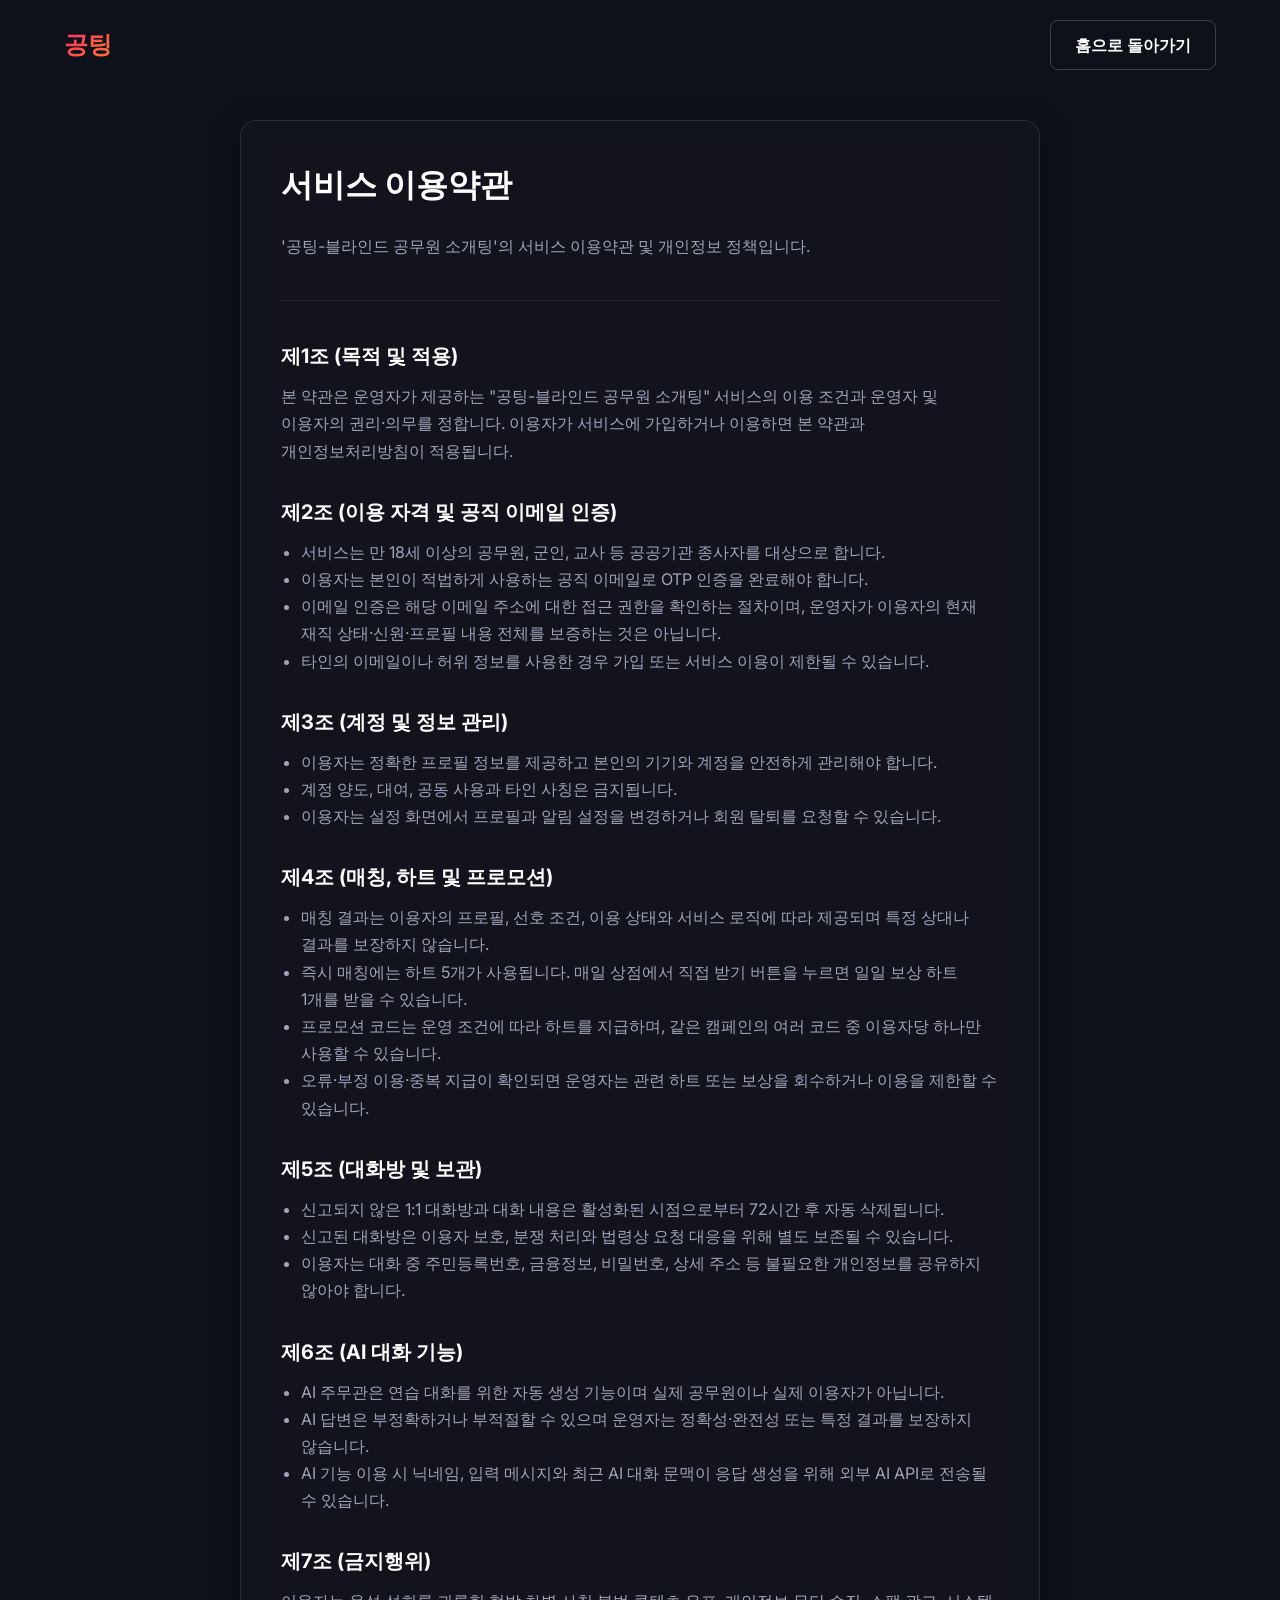
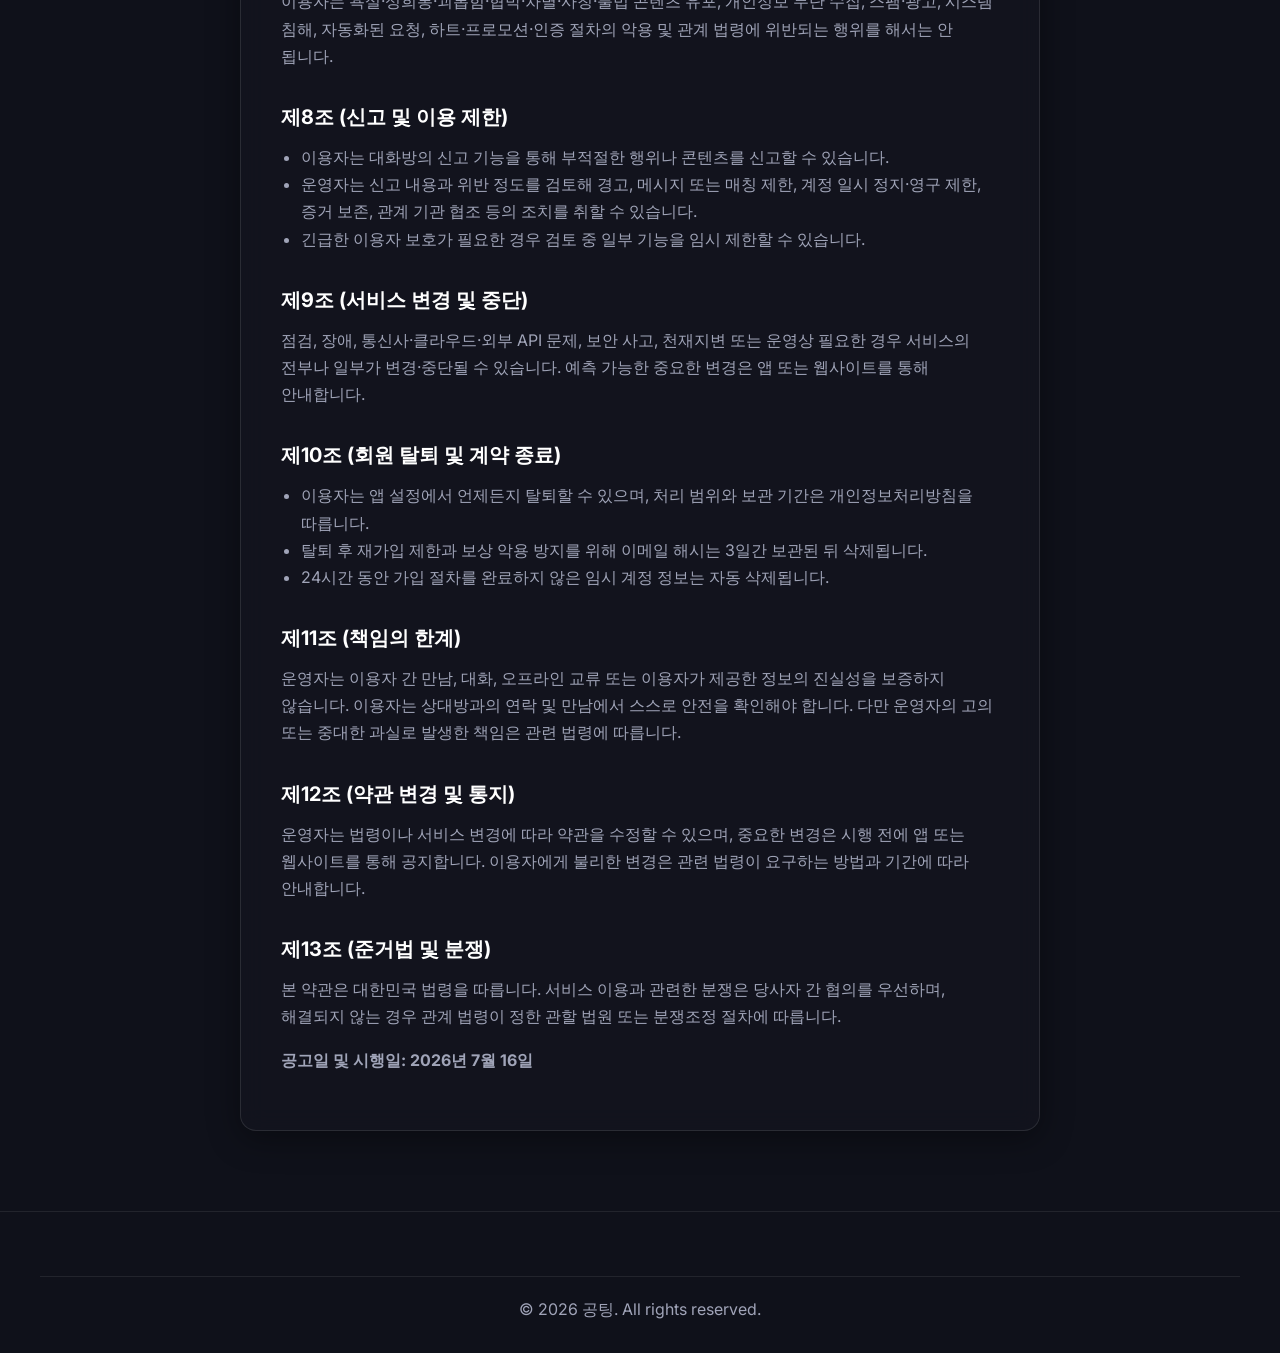
<file: terms.html>
<!DOCTYPE html>
<html lang="ko">
<head>
    <meta charset="UTF-8">
    <meta name="viewport" content="width=device-width, initial-scale=1.0">
    <meta name="naver-site-verification" content="4a8b9d771fb2cc7d858a84731762ead998cb9355" />
    <title>이용약관 - 공팅-블라인드 공무원 소개팅</title>
    
    <!-- Open Graph / KakaoTalk & SNS Thumbnail -->
    <meta property="og:type" content="website">
    <meta property="og:url" content="https://meetoffice.kr/terms.html">
    <meta property="og:title" content="이용약관 - 공팅">
    <meta property="og:description" content="korea.kr 등 공무원 전용 이메일 인증 통과! 안전하고 프라이빗한 공직자 전용 블라인드 매칭 서비스를 지금 바로 만나보세요.">
    <meta property="og:image" content="https://meetoffice.kr/images/og-image.png">
    <meta property="og:image:width" content="1200">
    <meta property="og:image:height" content="630">
    <meta property="og:site_name" content="공팅">

    <link rel="preconnect" href="https://fonts.googleapis.com">
    <link rel="preconnect" href="https://fonts.gstatic.com" crossorigin>
    <link href="https://fonts.googleapis.com/css2?family=Inter:wght@300;400;500;600;700&display=swap" rel="stylesheet">
    <link rel="stylesheet" href="css/style.css">
    <style>
        .page-content { padding: 120px 0 80px; max-width: 800px; margin: 0 auto; }
        .page-card { padding: 40px; border-radius: 16px; }
        .page-content h1 { font-size: 2rem; margin-bottom: 24px; color: var(--text-primary); }
        .page-content h2 { font-size: 1.25rem; margin-top: 32px; margin-bottom: 12px; color: var(--text-primary); }
        .page-content p, .page-content ul { font-size: 1rem; line-height: 1.7; color: var(--text-secondary); margin-bottom: 16px; }
        .page-content ul { padding-left: 20px; }
    </style>
</head>
<body>
    <header class="header">
        <div class="container header-content">
            <a href="/" class="logo">공팅</a>
            <nav class="nav">
                <a href="/" class="btn btn-outline">홈으로 돌아가기</a>
            </nav>
        </div>
    </header>

    <main class="container page-content">
        <div class="glass-card page-card">
            <h1>서비스 이용약관</h1>
            <p>'공팅-블라인드 공무원 소개팅'의 서비스 이용약관 및 개인정보 정책입니다.</p>
            
            <hr style="border: 0; border-top: 1px solid var(--border-color); margin: 40px 0;">

            <h2>제1조 (목적 및 적용)</h2>
            <p>본 약관은 운영자가 제공하는 "공팅-블라인드 공무원 소개팅" 서비스의 이용 조건과 운영자 및 이용자의 권리·의무를 정합니다. 이용자가 서비스에 가입하거나 이용하면 본 약관과 개인정보처리방침이 적용됩니다.</p>

            <h2>제2조 (이용 자격 및 공직 이메일 인증)</h2>
            <ul>
                <li>서비스는 만 18세 이상의 공무원, 군인, 교사 등 공공기관 종사자를 대상으로 합니다.</li>
                <li>이용자는 본인이 적법하게 사용하는 공직 이메일로 OTP 인증을 완료해야 합니다.</li>
                <li>이메일 인증은 해당 이메일 주소에 대한 접근 권한을 확인하는 절차이며, 운영자가 이용자의 현재 재직 상태·신원·프로필 내용 전체를 보증하는 것은 아닙니다.</li>
                <li>타인의 이메일이나 허위 정보를 사용한 경우 가입 또는 서비스 이용이 제한될 수 있습니다.</li>
            </ul>

            <h2>제3조 (계정 및 정보 관리)</h2>
            <ul>
                <li>이용자는 정확한 프로필 정보를 제공하고 본인의 기기와 계정을 안전하게 관리해야 합니다.</li>
                <li>계정 양도, 대여, 공동 사용과 타인 사칭은 금지됩니다.</li>
                <li>이용자는 설정 화면에서 프로필과 알림 설정을 변경하거나 회원 탈퇴를 요청할 수 있습니다.</li>
            </ul>

            <h2>제4조 (매칭, 하트 및 프로모션)</h2>
            <ul>
                <li>매칭 결과는 이용자의 프로필, 선호 조건, 이용 상태와 서비스 로직에 따라 제공되며 특정 상대나 결과를 보장하지 않습니다.</li>
                <li>즉시 매칭에는 하트 5개가 사용됩니다. 매일 상점에서 직접 받기 버튼을 누르면 일일 보상 하트 1개를 받을 수 있습니다.</li>
                <li>프로모션 코드는 운영 조건에 따라 하트를 지급하며, 같은 캠페인의 여러 코드 중 이용자당 하나만 사용할 수 있습니다.</li>
                <li>오류·부정 이용·중복 지급이 확인되면 운영자는 관련 하트 또는 보상을 회수하거나 이용을 제한할 수 있습니다.</li>
            </ul>

            <h2>제5조 (대화방 및 보관)</h2>
            <ul>
                <li>신고되지 않은 1:1 대화방과 대화 내용은 활성화된 시점으로부터 72시간 후 자동 삭제됩니다.</li>
                <li>신고된 대화방은 이용자 보호, 분쟁 처리와 법령상 요청 대응을 위해 별도 보존될 수 있습니다.</li>
                <li>이용자는 대화 중 주민등록번호, 금융정보, 비밀번호, 상세 주소 등 불필요한 개인정보를 공유하지 않아야 합니다.</li>
            </ul>

            <h2>제6조 (AI 대화 기능)</h2>
            <ul>
                <li>AI 주무관은 연습 대화를 위한 자동 생성 기능이며 실제 공무원이나 실제 이용자가 아닙니다.</li>
                <li>AI 답변은 부정확하거나 부적절할 수 있으며 운영자는 정확성·완전성 또는 특정 결과를 보장하지 않습니다.</li>
                <li>AI 기능 이용 시 닉네임, 입력 메시지와 최근 AI 대화 문맥이 응답 생성을 위해 외부 AI API로 전송될 수 있습니다.</li>
            </ul>

            <h2>제7조 (금지행위)</h2>
            <p>이용자는 욕설·성희롱·괴롭힘·협박·차별·사칭·불법 콘텐츠 유포, 개인정보 무단 수집, 스팸·광고, 시스템 침해, 자동화된 요청, 하트·프로모션·인증 절차의 악용 및 관계 법령에 위반되는 행위를 해서는 안 됩니다.</p>

            <h2>제8조 (신고 및 이용 제한)</h2>
            <ul>
                <li>이용자는 대화방의 신고 기능을 통해 부적절한 행위나 콘텐츠를 신고할 수 있습니다.</li>
                <li>운영자는 신고 내용과 위반 정도를 검토해 경고, 메시지 또는 매칭 제한, 계정 일시 정지·영구 제한, 증거 보존, 관계 기관 협조 등의 조치를 취할 수 있습니다.</li>
                <li>긴급한 이용자 보호가 필요한 경우 검토 중 일부 기능을 임시 제한할 수 있습니다.</li>
            </ul>

            <h2>제9조 (서비스 변경 및 중단)</h2>
            <p>점검, 장애, 통신사·클라우드·외부 API 문제, 보안 사고, 천재지변 또는 운영상 필요한 경우 서비스의 전부나 일부가 변경·중단될 수 있습니다. 예측 가능한 중요한 변경은 앱 또는 웹사이트를 통해 안내합니다.</p>

            <h2>제10조 (회원 탈퇴 및 계약 종료)</h2>
            <ul>
                <li>이용자는 앱 설정에서 언제든지 탈퇴할 수 있으며, 처리 범위와 보관 기간은 개인정보처리방침을 따릅니다.</li>
                <li>탈퇴 후 재가입 제한과 보상 악용 방지를 위해 이메일 해시는 3일간 보관된 뒤 삭제됩니다.</li>
                <li>24시간 동안 가입 절차를 완료하지 않은 임시 계정 정보는 자동 삭제됩니다.</li>
            </ul>

            <h2>제11조 (책임의 한계)</h2>
            <p>운영자는 이용자 간 만남, 대화, 오프라인 교류 또는 이용자가 제공한 정보의 진실성을 보증하지 않습니다. 이용자는 상대방과의 연락 및 만남에서 스스로 안전을 확인해야 합니다. 다만 운영자의 고의 또는 중대한 과실로 발생한 책임은 관련 법령에 따릅니다.</p>

            <h2>제12조 (약관 변경 및 통지)</h2>
            <p>운영자는 법령이나 서비스 변경에 따라 약관을 수정할 수 있으며, 중요한 변경은 시행 전에 앱 또는 웹사이트를 통해 공지합니다. 이용자에게 불리한 변경은 관련 법령이 요구하는 방법과 기간에 따라 안내합니다.</p>

            <h2>제13조 (준거법 및 분쟁)</h2>
            <p>본 약관은 대한민국 법령을 따릅니다. 서비스 이용과 관련한 분쟁은 당사자 간 협의를 우선하며, 해결되지 않는 경우 관계 법령이 정한 관할 법원 또는 분쟁조정 절차에 따릅니다.</p>

            <p><strong>공고일 및 시행일: 2026년 7월 16일</strong></p>

        </div>
    </main>

    <footer class="footer">
        <div class="container" style="text-align: center; border-top: 1px solid var(--border-color); padding-top: 20px;">
            <p style="color: var(--text-secondary);">&copy; 2026 공팅. All rights reserved.</p>
        </div>
    </footer>
</body>
</html>
</file>
<file: css/style.css>
:root {
    /* Color Palette - Premium Dark Theme */
    --bg-color: #0f111a;
    --bg-surface: rgba(255, 255, 255, 0.03);
    --bg-surface-hover: rgba(255, 255, 255, 0.05);
    
    --primary-color: #ff3366;
    --primary-gradient: linear-gradient(135deg, #ff3366 0%, #ff7733 100%);
    --secondary-color: #7b2cbf;
    --secondary-gradient: linear-gradient(135deg, #7b2cbf 0%, #4cc9f0 100%);
    
    --text-primary: #ffffff;
    --text-secondary: #a0a4b8;
    
    --border-color: rgba(255, 255, 255, 0.08);
    --glass-border: 1px solid rgba(255, 255, 255, 0.1);
    --glass-bg: rgba(20, 22, 33, 0.6);
    --glass-shadow: 0 8px 32px 0 rgba(0, 0, 0, 0.37);
    
    /* Typography */
    --font-main: 'Inter', sans-serif;
    --font-heading: 'Outfit', sans-serif;
}

* {
    margin: 0;
    padding: 0;
    box-sizing: border-box;
}

body {
    font-family: var(--font-main);
    background-color: var(--bg-color);
    color: var(--text-primary);
    line-height: 1.5;
    overflow-x: hidden;
    word-break: keep-all;
}

a {
    text-decoration: none;
    color: inherit;
    transition: all 0.3s ease;
}

.container {
    width: 100%;
    max-width: 1200px;
    margin: 0 auto;
    padding: 0 24px;
}

/* Glassmorphism Utilities */
.glass-card {
    background: var(--glass-bg);
    backdrop-filter: blur(12px);
    -webkit-backdrop-filter: blur(12px);
    border: var(--glass-border);
    box-shadow: var(--glass-shadow);
}

/* Buttons */
.btn {
    display: inline-block;
    padding: 12px 24px;
    border-radius: 8px;
    font-weight: 600;
    cursor: pointer;
    text-align: center;
    transition: transform 0.2s, box-shadow 0.2s;
    word-break: keep-all;
    white-space: nowrap;
}

.btn:hover {
    transform: translateY(-2px);
}

.btn-lg {
    padding: 16px 32px;
    font-size: 1.125rem;
}

.btn-primary {
    background: var(--primary-color);
    color: white;
}

.btn-gradient {
    background: var(--primary-gradient);
    color: white;
    box-shadow: 0 4px 15px rgba(255, 51, 102, 0.3);
}

.btn-gradient:hover {
    box-shadow: 0 6px 20px rgba(255, 51, 102, 0.5);
}

.btn-outline {
    background: transparent;
    border: 1px solid rgba(255, 255, 255, 0.2);
    color: var(--text-primary);
}

.btn-outline:hover {
    border-color: var(--text-primary);
    background: rgba(255, 255, 255, 0.05);
}

/* Header */
.header {
    position: fixed;
    top: 0;
    left: 0;
    width: 100%;
    z-index: 1000;
    padding: 20px 0;
    transition: background-color 0.3s, backdrop-filter 0.3s;
}

.header.scrolled {
    background: rgba(15, 17, 26, 0.8);
    backdrop-filter: blur(12px);
    border-bottom: 1px solid var(--border-color);
    padding: 16px 0;
}

.header-content {
    display: flex;
    justify-content: space-between;
    align-items: center;
}

.logo {
    font-family: var(--font-heading);
    font-size: 1.5rem;
    font-weight: 800;
    letter-spacing: -0.5px;
    background: var(--primary-gradient);
    -webkit-background-clip: text;
    -webkit-text-fill-color: transparent;
}

.nav {
    display: flex;
    align-items: center;
    gap: 32px;
}

.nav-link {
    font-weight: 500;
    color: var(--text-secondary);
}

.nav-link:hover {
    color: var(--text-primary);
}

/* Hero Section */
.hero {
    position: relative;
    padding: 180px 0 100px;
    min-height: 100vh;
    display: flex;
    align-items: center;
    overflow: hidden;
}

.glow-orb {
    position: absolute;
    border-radius: 50%;
    filter: blur(100px);
    opacity: 0.5;
    z-index: -1;
}

.orb-1 {
    top: -10%;
    left: -10%;
    width: 500px;
    height: 500px;
    background: rgba(255, 51, 102, 0.3);
}

.orb-2 {
    bottom: -10%;
    right: -10%;
    width: 600px;
    height: 600px;
    background: rgba(76, 201, 240, 0.2);
}

.hero-container {
    display: grid;
    grid-template-columns: 1fr 1fr;
    gap: 64px;
    align-items: center;
}

.badge {
    display: inline-block;
    padding: 6px 16px;
    background: rgba(255, 255, 255, 0.05);
    border: 1px solid rgba(255, 255, 255, 0.1);
    border-radius: 20px;
    font-size: 0.875rem;
    font-weight: 500;
    margin-bottom: 24px;
    color: var(--text-secondary);
}

.hero-title {
    font-family: var(--font-heading);
    font-size: 4rem;
    line-height: 1.1;
    font-weight: 800;
    letter-spacing: -1px;
    margin-bottom: 24px;
    word-break: keep-all;
}

.text-gradient {
    background: var(--primary-gradient);
    -webkit-background-clip: text;
    -webkit-text-fill-color: transparent;
}

.hero-subtitle {
    font-size: 1.25rem;
    color: var(--text-secondary);
    margin-bottom: 40px;
    line-height: 1.6;
    max-width: 90%;
}

.hero-actions {
    display: flex;
    gap: 16px;
}

/* Mockup CSS art */
.mockup-card {
    width: 100%;
    max-width: 360px;
    height: 600px;
    margin: 0 auto;
    border-radius: 32px;
    padding: 16px;
    position: relative;
    transform: rotate(5deg) translateY(-20px);
    transition: transform 0.5s ease;
    border: 8px solid #1a1d2d;
    box-shadow: 0 20px 50px rgba(0,0,0,0.5);
}

.mockup-card:hover {
    transform: rotate(0) translateY(-10px);
}

.mockup-header {
    display: flex;
    gap: 8px;
    margin-bottom: 32px;
}

.mockup-dot {
    width: 12px;
    height: 12px;
    border-radius: 50%;
}

.red { background: #ff5f56; }
.yellow { background: #ffbd2e; }
.green { background: #27c93f; }

.mockup-body {
    display: flex;
    flex-direction: column;
    align-items: center;
    gap: 20px;
    margin-top: 40px;
}

.mockup-profile {
    width: 120px;
    height: 120px;
    border-radius: 50%;
    background: linear-gradient(135deg, #2a2d3e 0%, #1a1d2d 100%);
    border: 2px solid var(--border-color);
}

.mockup-line {
    width: 80%;
    height: 16px;
    border-radius: 8px;
    background: rgba(255,255,255,0.05);
}

.mockup-line.short {
    width: 60%;
}

.mockup-button {
    margin-top: 40px;
    width: 80%;
    padding: 16px;
    border-radius: 12px;
    background: var(--primary-gradient);
    text-align: center;
    font-weight: 600;
}

/* Features */
.features {
    padding: 100px 0;
    position: relative;
}

.section-header {
    text-align: center;
    margin-bottom: 64px;
}

.section-title {
    font-family: var(--font-heading);
    font-size: 2.5rem;
    margin-bottom: 16px;
}

.section-subtitle {
    color: var(--text-secondary);
    font-size: 1.125rem;
}

.features-grid {
    display: grid;
    grid-template-columns: repeat(auto-fit, minmax(300px, 1fr));
    gap: 32px;
}

.feature-card {
    padding: 40px 32px;
    border-radius: 24px;
    text-align: left;
    transition: transform 0.3s ease;
}

.feature-card:hover {
    transform: translateY(-10px);
    background: var(--bg-surface-hover);
}

.feature-icon {
    font-size: 3rem;
    margin-bottom: 24px;
}

.feature-title {
    font-size: 1.25rem;
    margin-bottom: 16px;
    font-family: var(--font-heading);
}

.feature-desc {
    color: var(--text-secondary);
    line-height: 1.6;
}

/* CTA Section */
.cta {
    padding: 100px 0;
}

.cta-box {
    padding: 80px 40px;
    border-radius: 32px;
    text-align: center;
    background: linear-gradient(rgba(20, 22, 33, 0.8), rgba(20, 22, 33, 0.8)), url('data:image/svg+xml;utf8,<svg width="100" height="100" xmlns="http://www.w3.org/2000/svg"><path d="M10 10h80v80H10z" fill="none" stroke="rgba(255,255,255,0.03)" stroke-width="1"/></svg>');
}

.cta-title {
    font-family: var(--font-heading);
    font-size: 2.5rem;
    margin-bottom: 24px;
}

.cta-desc {
    color: var(--text-secondary);
    font-size: 1.125rem;
    margin-bottom: 40px;
    max-width: 600px;
    margin-left: auto;
    margin-right: auto;
}

.store-buttons {
    display: flex;
    justify-content: center;
    gap: 16px;
}

.store-btn {
    display: flex;
    align-items: center;
    gap: 12px;
    padding: 16px 32px;
    background: rgba(255,255,255,0.1);
    border: 1px solid rgba(255,255,255,0.2);
    border-radius: 12px;
    font-size: 1.125rem;
    font-weight: 600;
}

.store-btn:hover {
    background: rgba(255,255,255,0.15);
    transform: translateY(-2px);
}

/* Footer */
.footer {
    padding: 64px 0 32px;
    border-top: 1px solid var(--border-color);
}

.footer-top {
    display: flex;
    justify-content: space-between;
    margin-bottom: 48px;
    flex-wrap: wrap;
    gap: 40px;
}

.footer-brand .logo {
    display: block;
    margin-bottom: 16px;
}

.footer-desc {
    color: var(--text-secondary);
}

.footer-links {
    display: flex;
    gap: 64px;
}

.link-group h4 {
    margin-bottom: 24px;
    font-size: 1.125rem;
}

.link-group a {
    display: block;
    color: var(--text-secondary);
    margin-bottom: 12px;
}

.link-group a:hover {
    color: var(--text-primary);
}

.highlight-link {
    color: var(--primary-color) !important;
}

.footer-bottom {
    text-align: center;
    color: var(--text-secondary);
    padding-top: 32px;
    border-top: 1px solid var(--border-color);
}

/* Responsive */
@media (max-width: 768px) {
    .hero-container {
        grid-template-columns: 1fr;
        text-align: center;
    }
    
    .hero-subtitle {
        margin: 0 auto 40px;
    }
    
    .hero-actions {
        flex-direction: column;
        align-items: center;
        gap: 12px;
    }
    
    .hero-actions .btn {
        width: 100%;
        max-width: 300px;
    }
    
    .hero-title {
        font-size: 2.2rem;
    }
    
    .nav {
        display: none;
    }
    
    .store-buttons {
        flex-direction: column;
        align-items: center;
        gap: 12px;
    }
    
    .store-btn {
        width: 100%;
        max-width: 300px;
        justify-content: center;
    }
    
    .footer-top {
        flex-direction: column;
    }
    
    .footer-links {
        flex-direction: column;
        gap: 32px;
    }
}
</file>
